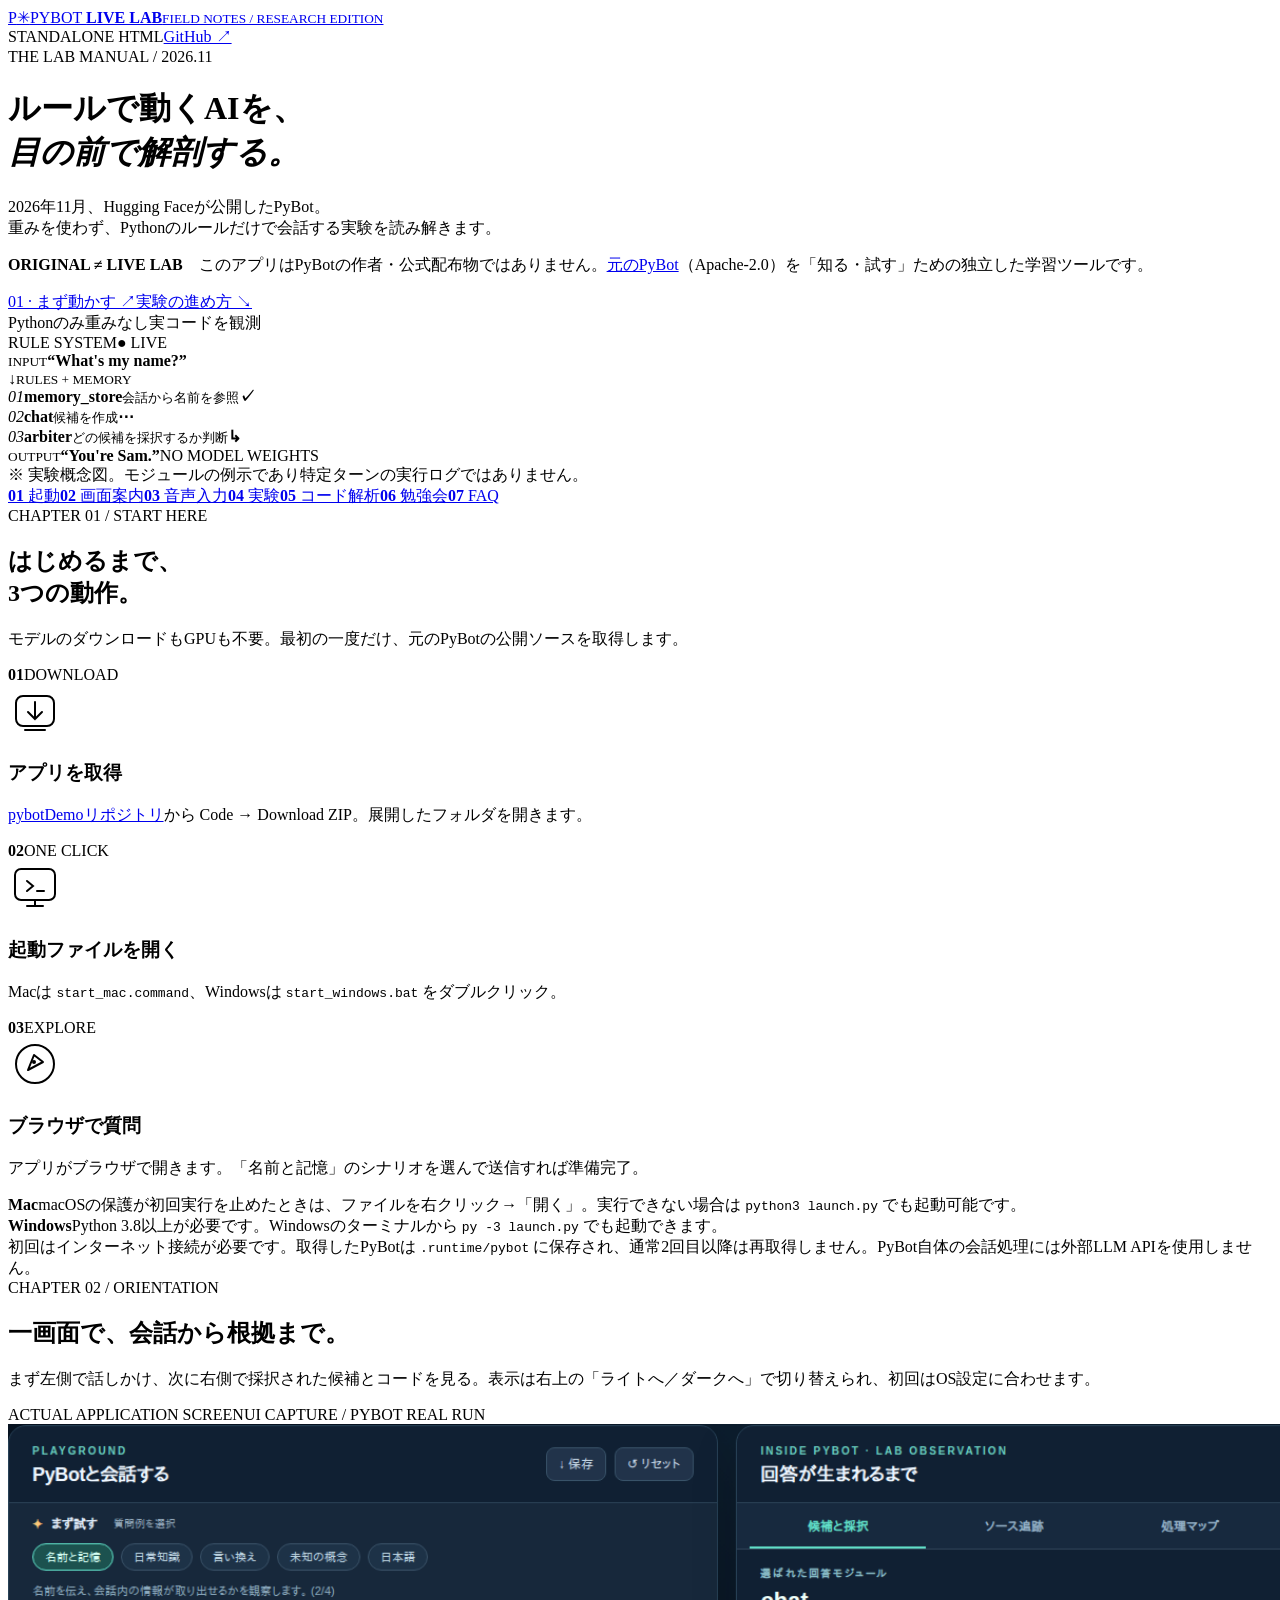
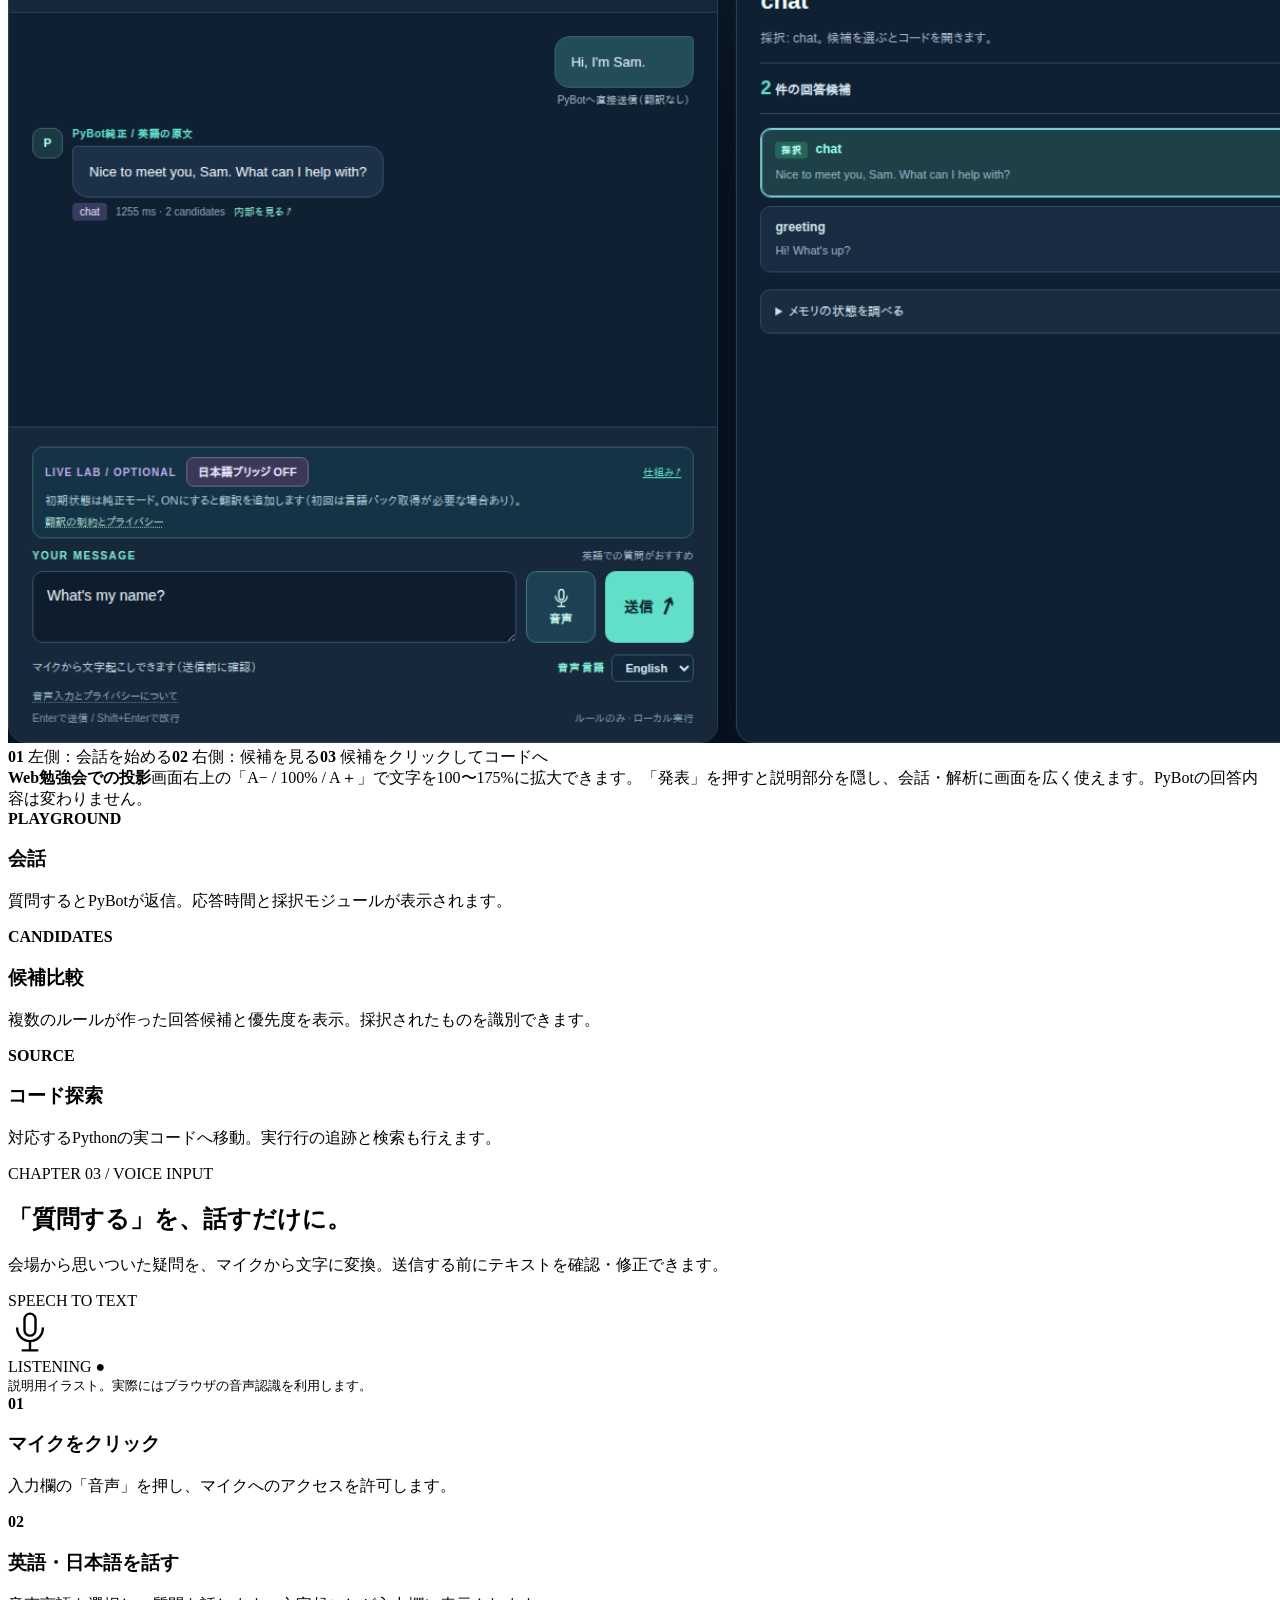
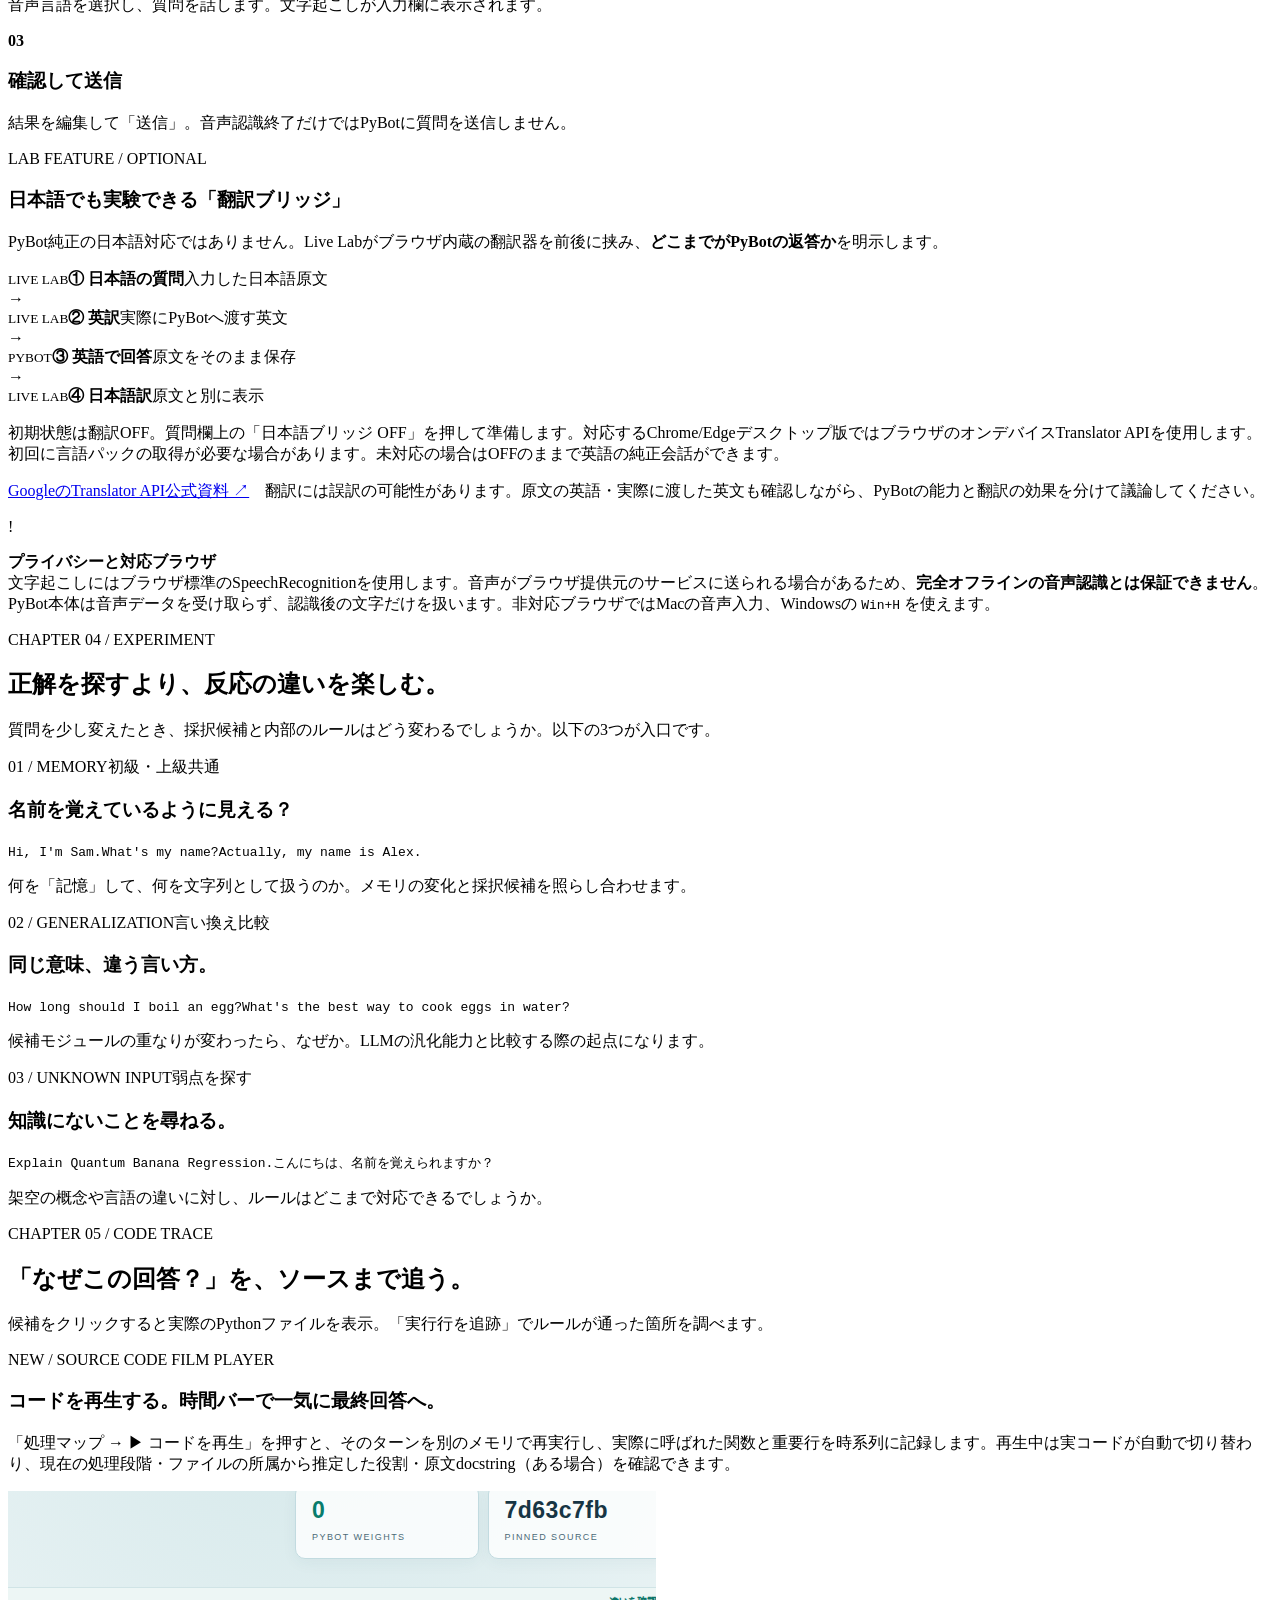
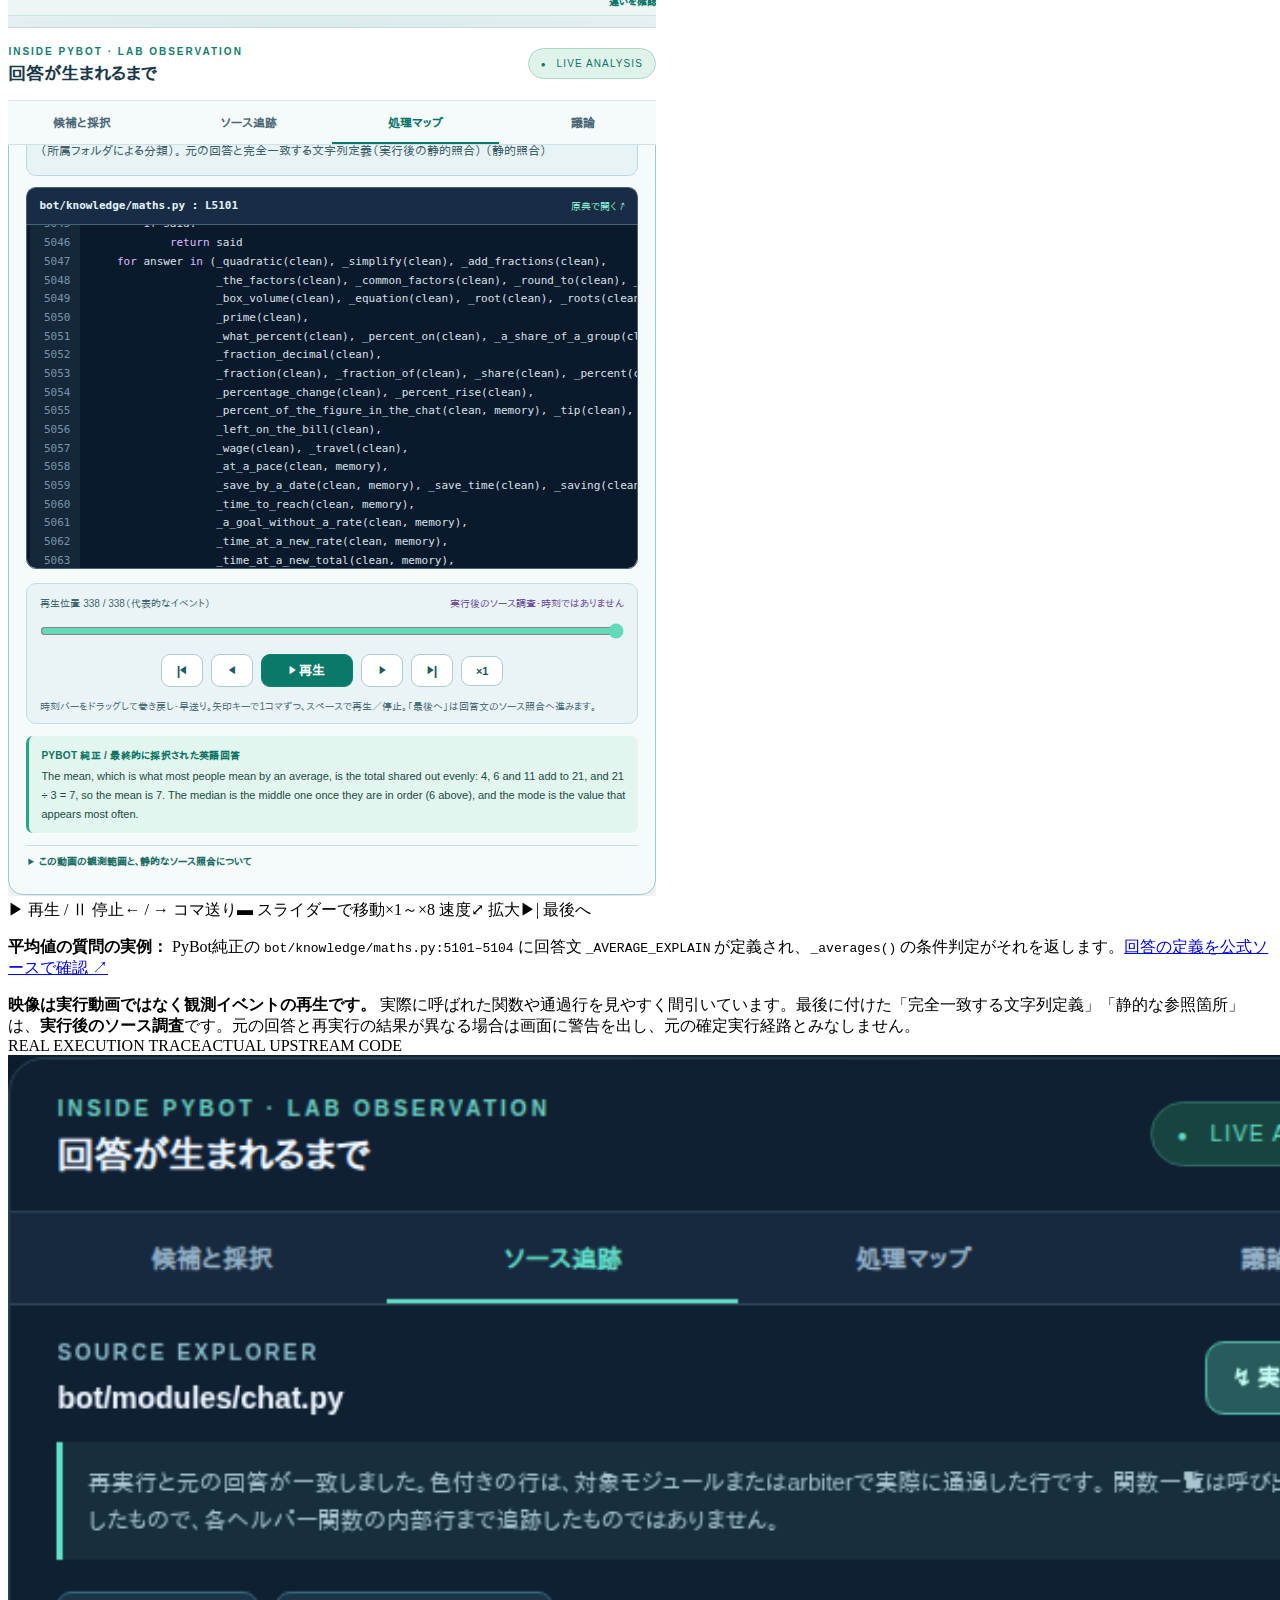
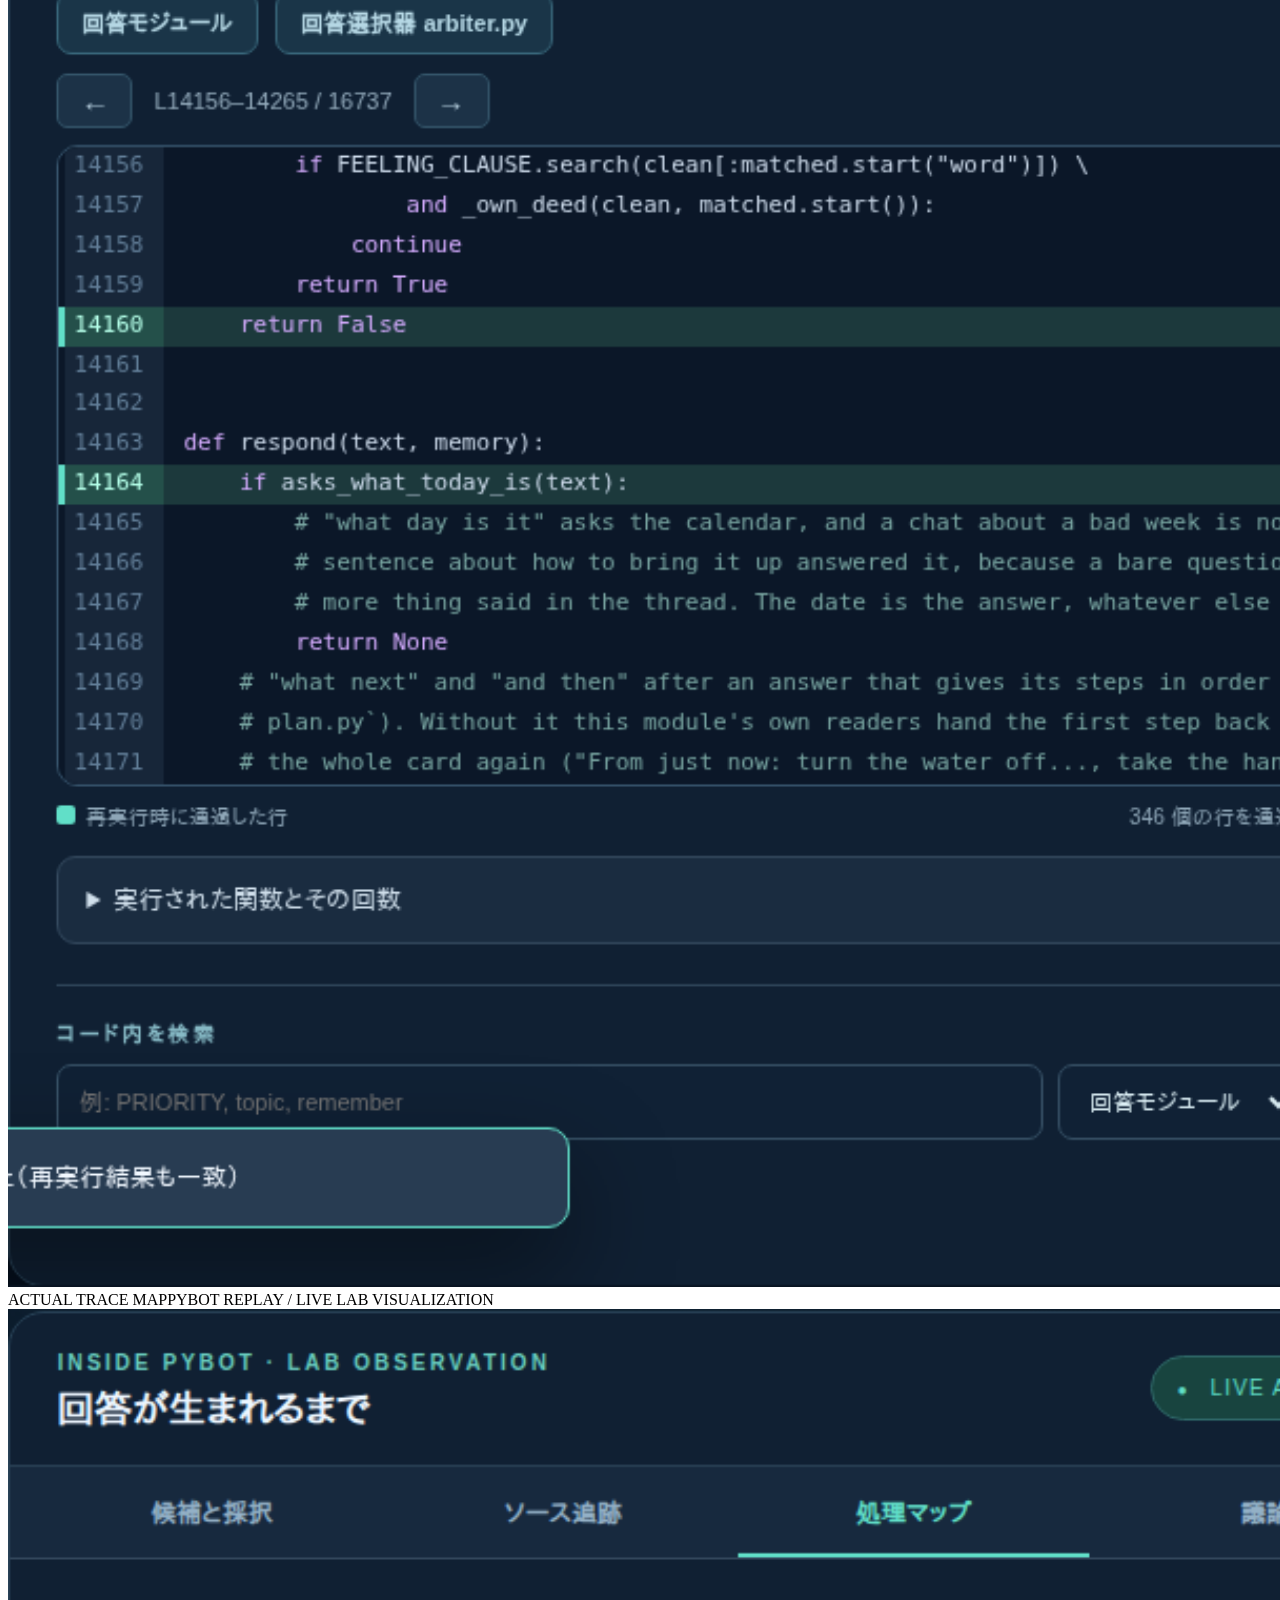
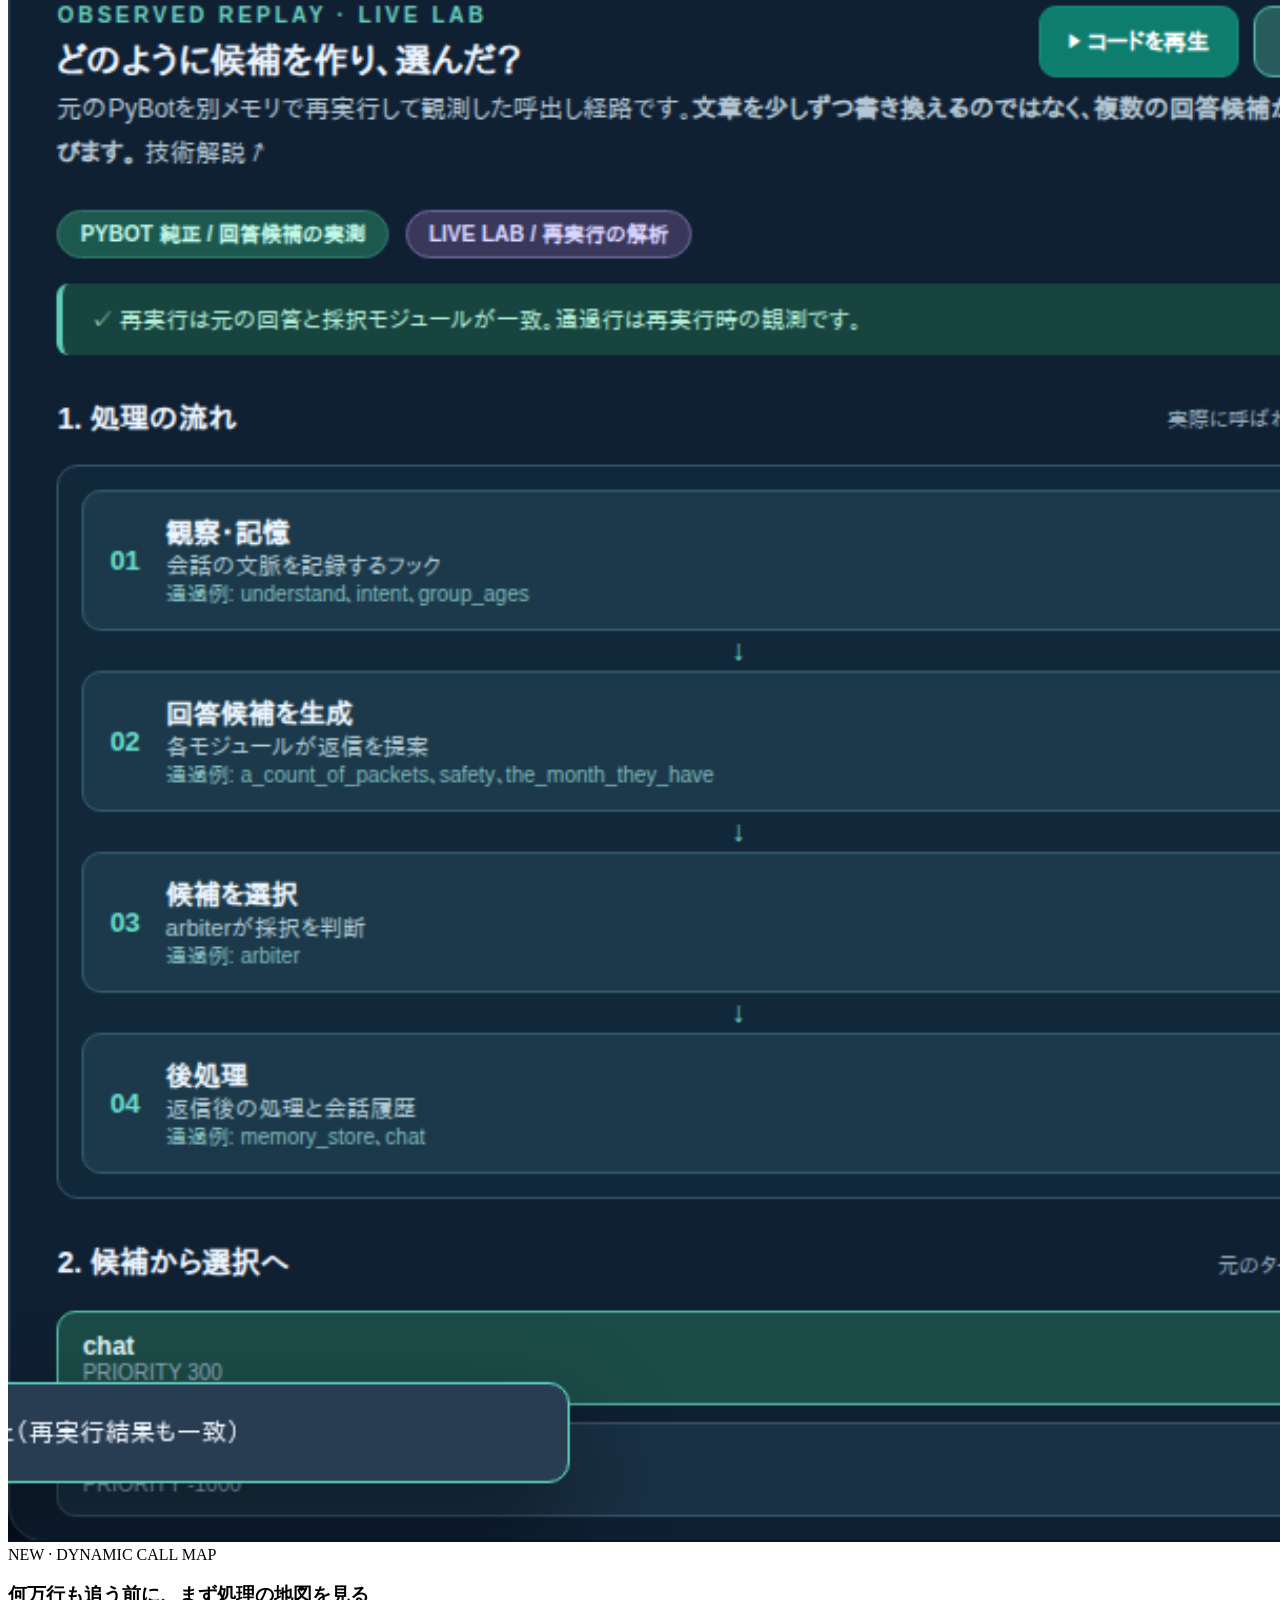
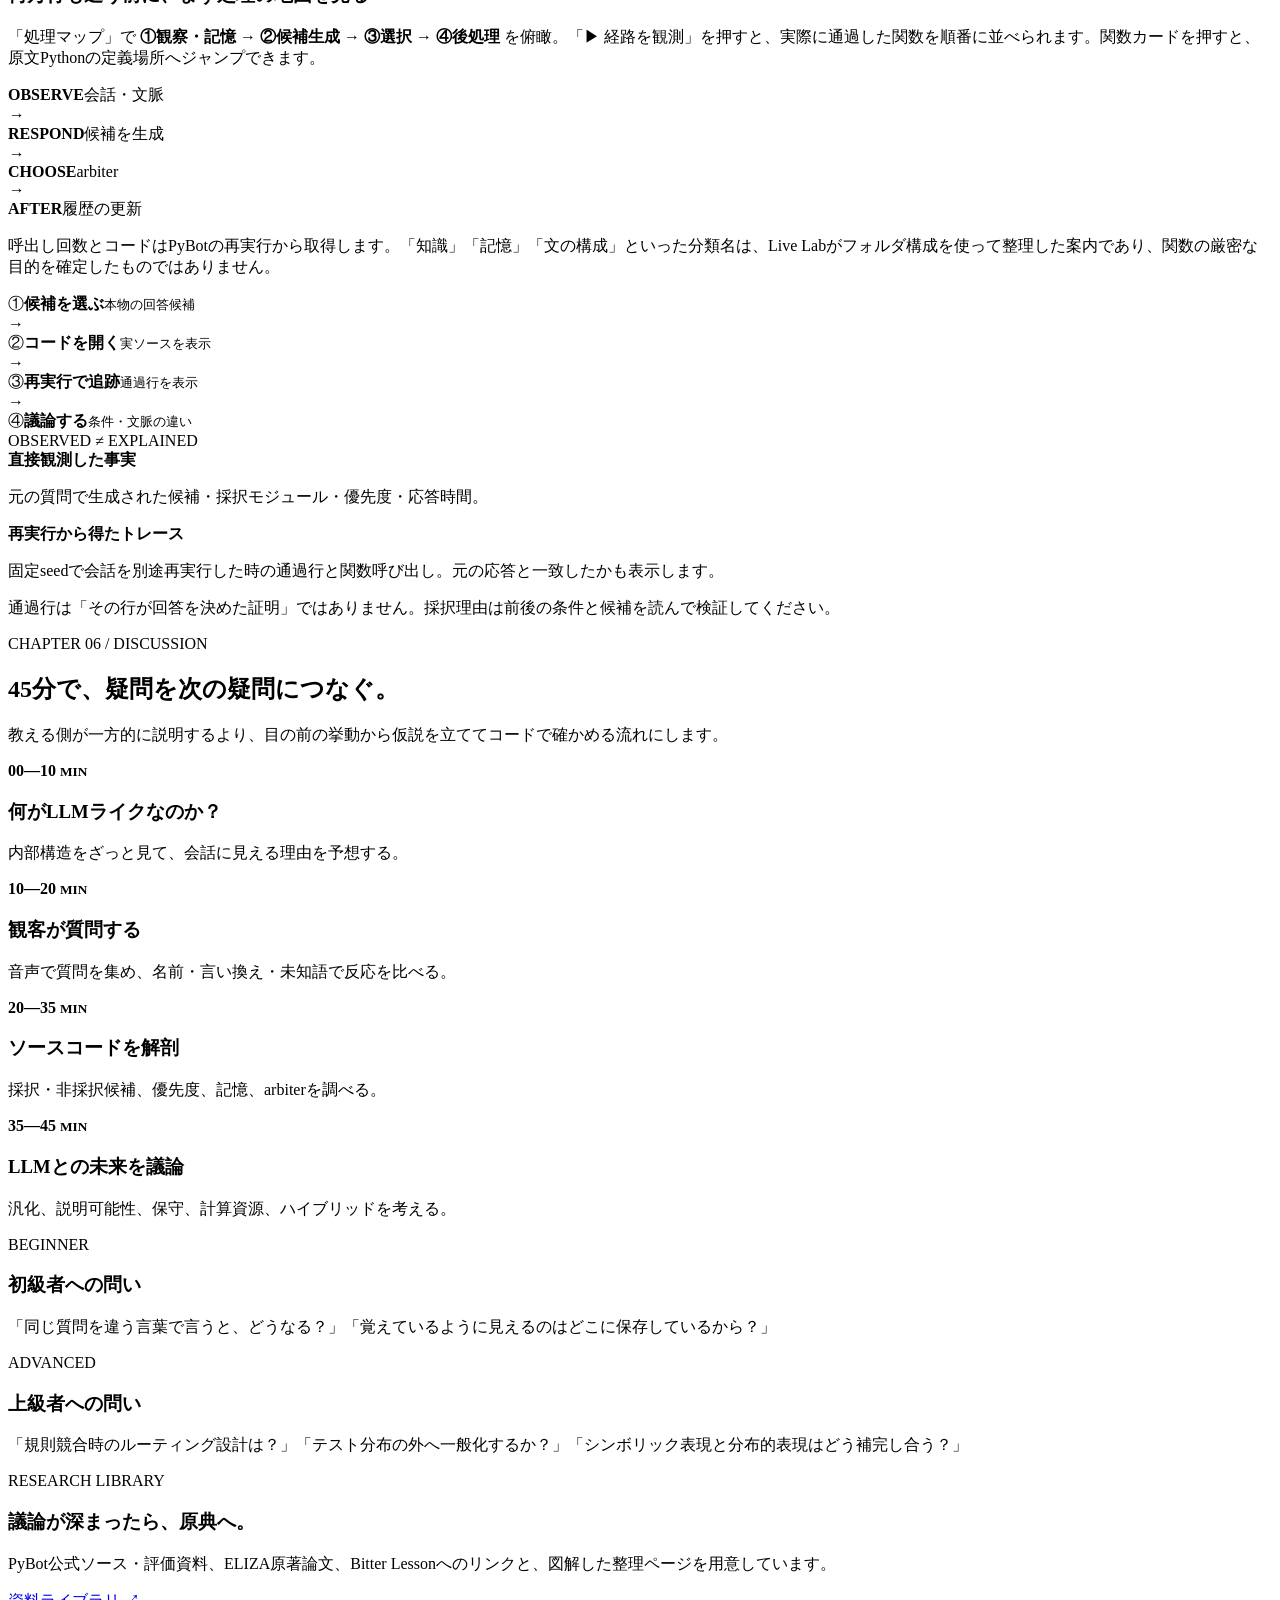
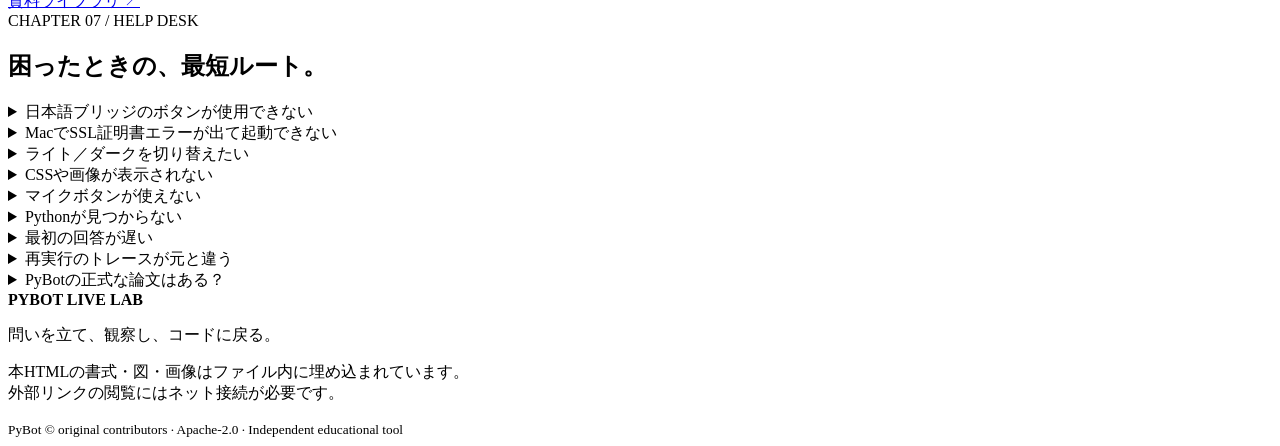
<file: docs/MANUAL.source.html>
<!doctype html>
<html lang="ja">
<head>
<meta charset="utf-8">
<meta name="viewport" content="width=device-width,initial-scale=1">
<meta name="color-scheme" content="light">
<title>PyBot Live Lab | フィールドガイド</title>
<!--MANUAL_STYLES-->
</head>
<body>
<header class="guide-top">
  <div class="guide-container guide-top-inner">
    <a class="guide-brand" href="https://github.com/hirasunaryou/pybotDemo" target="_blank" rel="noopener"><span class="brand-mark">P<span>✳</span></span><span>PYBOT <strong>LIVE LAB</strong><small>FIELD NOTES / RESEARCH EDITION</small></span></a>
    <div class="header-right"><span class="offline-pill"><span class="dot"></span> STANDALONE HTML</span><a class="top-source" href="https://github.com/hirasunaryou/pybotDemo">GitHub ↗</a></div>
  </div>
</header>
<div class="manual-hero">
  <div class="guide-container hero-layout">
    <div class="hero-copy">
      <div class="chapter-kicker"><span class="line"></span> THE LAB MANUAL <span class="edition">/ 2026.11</span></div>
      <h1>ルールで動くAIを、<br><em>目の前で解剖する。</em></h1>
      <p class="hero-lead">2026年11月、Hugging Faceが公開したPyBot。<br>重みを使わず、Pythonのルールだけで会話する実験を読み解きます。</p>
      <p class="origin-caption"><strong>ORIGINAL ≠ LIVE LAB</strong>　このアプリはPyBotの作者・公式配布物ではありません。<a href="https://github.com/huggingface/pybot" target="_blank" rel="noopener">元のPyBot</a>（Apache-2.0）を「知る・試す」ための独立した学習ツールです。</p>
      <div class="hero-actions"><a href="#quickstart" class="hero-main">01 · まず動かす <span>↗</span></a><a href="#experiment" class="hero-second">実験の進め方 <span>↘</span></a></div>
      <div class="hero-foot"><span>Pythonのみ</span><span>重みなし</span><span>実コードを観測</span></div>
    </div>
    <div class="hero-visual">
      <div class="mini-top"><span>RULE SYSTEM</span><span class="mini-live">● LIVE</span></div>
      <div class="visual-prompt"><small>INPUT</small><strong>“What's my name?”</strong></div>
      <div class="visual-divider"><span>↓</span><small>RULES + MEMORY</small></div>
      <div class="visual-stack">
        <div><i>01</i><span><b>memory_store</b><small>会話から名前を参照</small></span><strong class="tick">✓</strong></div>
        <div><i>02</i><span><b>chat</b><small>候補を作成</small></span><strong>⋯</strong></div>
        <div><i>03</i><span><b>arbiter</b><small>どの候補を採択するか判断</small></span><strong>↳</strong></div>
      </div>
      <div class="visual-output"><small>OUTPUT</small><strong>“You're Sam.”</strong><span>NO MODEL WEIGHTS</span></div>
      <div class="visual-caption">※ 実験概念図。モジュールの例示であり特定ターンの実行ログではありません。</div>
    </div>
  </div>
</div>
<nav class="guide-nav" aria-label="マニュアル章一覧"><div class="guide-container nav-inner">
  <a href="#quickstart"><b>01</b> 起動</a><a href="#screen"><b>02</b> 画面案内</a><a href="#voice"><b>03</b> 音声入力</a><a href="#experiment"><b>04</b> 実験</a><a href="#source"><b>05</b> コード解析</a><a href="#workshop"><b>06</b> 勉強会</a><a href="#question"><b>07</b> FAQ</a>
</div></nav>
<main class="guide-container">
<section class="chapter" id="quickstart">
  <div class="chapter-header"><div class="chapter-id">CHAPTER 01 <span>/ START HERE</span></div><h2>はじめるまで、<br><span>3つの動作。</span></h2><p>モデルのダウンロードもGPUも不要。最初の一度だけ、元のPyBotの公開ソースを取得します。</p></div>
  <div class="step-grid">
    <article class="step-card"><div class="step-top"><b>01</b><span>DOWNLOAD</span></div><div class="step-icon"><svg width="54" height="54" viewBox="0 0 54 54" fill="none"><rect x="8" y="12" width="38" height="30" rx="7" stroke="currentColor" stroke-width="2"/><path d="M27 18v17m-7-7 7 7 7-7M17 46h20" stroke="currentColor" stroke-width="2" stroke-linecap="round"/></svg></div><h3>アプリを取得</h3><p><a href="https://github.com/hirasunaryou/pybotDemo">pybotDemoリポジトリ</a>から Code → Download ZIP。展開したフォルダを開きます。</p></article>
    <article class="step-card"><div class="step-top"><b>02</b><span>ONE CLICK</span></div><div class="step-icon"><svg width="54" height="54" viewBox="0 0 54 54" fill="none"><rect x="7" y="9" width="40" height="31" rx="6" stroke="currentColor" stroke-width="2"/><path d="M19 46h16M27 40v6M19 21l6 5-6 5m10 0h7" stroke="currentColor" stroke-width="2" stroke-linecap="round"/></svg></div><h3>起動ファイルを開く</h3><p>Macは <code>start_mac.command</code>、Windowsは <code>start_windows.bat</code> をダブルクリック。</p></article>
    <article class="step-card"><div class="step-top"><b>03</b><span>EXPLORE</span></div><div class="step-icon"><svg width="54" height="54" viewBox="0 0 54 54" fill="none"><circle cx="27" cy="27" r="19" stroke="currentColor" stroke-width="2"/><path d="m20 33 6-15 9 7-15 8z" stroke="currentColor" stroke-width="2" stroke-linejoin="round"/><circle cx="26" cy="25" r="2" fill="currentColor"/></svg></div><h3>ブラウザで質問</h3><p>アプリがブラウザで開きます。「名前と記憶」のシナリオを選んで送信すれば準備完了。</p></article>
  </div>
  <div class="two-notes"><div class="soft-note"><strong>Mac</strong><span>macOSの保護が初回実行を止めたときは、ファイルを右クリック→「開く」。実行できない場合は <code>python3 launch.py</code> でも起動可能です。</span></div><div class="soft-note"><strong>Windows</strong><span>Python 3.8以上が必要です。Windowsのターミナルから <code>py -3 launch.py</code> でも起動できます。</span></div></div>
  <div class="micro-note">初回はインターネット接続が必要です。取得したPyBotは <code>.runtime/pybot</code> に保存され、通常2回目以降は再取得しません。PyBot自体の会話処理には外部LLM APIを使用しません。</div>
</section>
<section class="chapter" id="screen">
  <div class="chapter-header"><div class="chapter-id">CHAPTER 02 <span>/ ORIENTATION</span></div><h2>一画面で、<span>会話から根拠まで。</span></h2><p>まず左側で話しかけ、次に右側で採択された候補とコードを見る。表示は右上の「ライトへ／ダークへ」で切り替えられ、初回はOS設定に合わせます。</p></div>
  <div class="screen-figure"><div class="figure-head"><span><i></i> ACTUAL APPLICATION SCREEN</span><span>UI CAPTURE / PYBOT REAL RUN</span></div><img src="images/overview.png" alt="実アプリ画面。左がPyBotとの会話、右が候補の一覧と採択結果。" width="1460"><div class="figure-footer"><span><b>01</b> 左側：会話を始める</span><span><b>02</b> 右側：候補を見る</span><span><b>03</b> 候補をクリックしてコードへ</span></div></div>
  <div class="display-tip"><strong>Web勉強会での投影</strong><span>画面右上の「A− / 100% / A＋」で文字を100〜175%に拡大できます。「発表」を押すと説明部分を隠し、会話・解析に画面を広く使えます。PyBotの回答内容は変わりません。</span></div>
  <div class="three-guide"><div><strong>PLAYGROUND</strong><h3>会話</h3><p>質問するとPyBotが返信。応答時間と採択モジュールが表示されます。</p></div><div><strong>CANDIDATES</strong><h3>候補比較</h3><p>複数のルールが作った回答候補と優先度を表示。採択されたものを識別できます。</p></div><div><strong>SOURCE</strong><h3>コード探索</h3><p>対応するPythonの実コードへ移動。実行行の追跡と検索も行えます。</p></div></div>
</section>
<section class="chapter" id="voice">
  <div class="chapter-header"><div class="chapter-id">CHAPTER 03 <span>/ VOICE INPUT</span></div><h2>「質問する」を、<span>話すだけに。</span></h2><p>会場から思いついた疑問を、マイクから文字に変換。送信する前にテキストを確認・修正できます。</p></div>
  <div class="voice-panel"><div class="voice-panel-left"><span class="voice-eyebrow">SPEECH TO TEXT</span><div class="mic-round"><svg width="44" height="44" viewBox="0 0 24 24" fill="none" stroke="currentColor" stroke-width="1.3" stroke-linecap="round"><rect x="9" y="2" width="6" height="12" rx="3"/><path d="M5 10a7 7 0 0 0 14 0M12 17v5m-4 0h8"/></svg></div><div class="waves"><i></i><i></i><i></i><i></i><i></i><i></i><i></i><i></i><i></i></div><div class="voice-state">LISTENING <span>●</span></div><small>説明用イラスト。実際にはブラウザの音声認識を利用します。</small></div><div class="voice-panel-right"><div class="voice-sequence"><b>01</b><div><h3>マイクをクリック</h3><p>入力欄の「音声」を押し、マイクへのアクセスを許可します。</p></div></div><div class="voice-sequence"><b>02</b><div><h3>英語・日本語を話す</h3><p>音声言語を選択し、質問を話します。文字起こしが入力欄に表示されます。</p></div></div><div class="voice-sequence"><b>03</b><div><h3>確認して送信</h3><p>結果を編集して「送信」。音声認識終了だけではPyBotに質問を送信しません。</p></div></div></div></div>
  <div class="bridge-educator">
    <div class="bridge-head"><span>LAB FEATURE / OPTIONAL</span><h3>日本語でも実験できる「翻訳ブリッジ」</h3><p>PyBot純正の日本語対応ではありません。Live Labがブラウザ内蔵の翻訳器を前後に挟み、<strong>どこまでがPyBotの返答か</strong>を明示します。</p></div>
    <div class="bridge-diagram">
      <div class="bridge-diag-item bridge-lab"><small>LIVE LAB</small><strong>① 日本語の質問</strong><span>入力した日本語原文</span></div>
      <div class="bridge-diag-arrow">→</div>
      <div class="bridge-diag-item bridge-lab"><small>LIVE LAB</small><strong>② 英訳</strong><span>実際にPyBotへ渡す英文</span></div>
      <div class="bridge-diag-arrow">→</div>
      <div class="bridge-diag-item bridge-original"><small>PYBOT</small><strong>③ 英語で回答</strong><span>原文をそのまま保存</span></div>
      <div class="bridge-diag-arrow">→</div>
      <div class="bridge-diag-item bridge-lab"><small>LIVE LAB</small><strong>④ 日本語訳</strong><span>原文と別に表示</span></div>
    </div>
    <p class="bridge-hint">初期状態は翻訳OFF。質問欄上の「日本語ブリッジ OFF」を押して準備します。対応するChrome/Edgeデスクトップ版ではブラウザのオンデバイスTranslator APIを使用します。初回に言語パックの取得が必要な場合があります。未対応の場合はOFFのままで英語の純正会話ができます。</p>
    <p class="bridge-hint"><a href="https://developer.chrome.com/docs/ai/translator-api" target="_blank" rel="noopener">GoogleのTranslator API公式資料 ↗</a>　翻訳には誤訳の可能性があります。原文の英語・実際に渡した英文も確認しながら、PyBotの能力と翻訳の効果を分けて議論してください。</p>
  </div>
  <div class="warning-note"><div class="warning-icon">!</div><p><strong>プライバシーと対応ブラウザ</strong><br>文字起こしにはブラウザ標準のSpeechRecognitionを使用します。音声がブラウザ提供元のサービスに送られる場合があるため、<b>完全オフラインの音声認識とは保証できません</b>。PyBot本体は音声データを受け取らず、認識後の文字だけを扱います。非対応ブラウザではMacの音声入力、Windowsの <code>Win+H</code> を使えます。</p></div>
</section>
<section class="chapter" id="experiment">
  <div class="chapter-header"><div class="chapter-id">CHAPTER 04 <span>/ EXPERIMENT</span></div><h2>正解を探すより、<span>反応の違いを楽しむ。</span></h2><p>質問を少し変えたとき、採択候補と内部のルールはどう変わるでしょうか。以下の3つが入口です。</p></div>
  <div class="experiment-list"><article><div class="experiment-top"><span>01 / MEMORY</span><span class="experiment-badge">初級・上級共通</span></div><h3>名前を覚えているように見える？</h3><div class="prompt-row"><code>Hi, I'm Sam.</code><code>What's my name?</code><code>Actually, my name is Alex.</code></div><p>何を「記憶」して、何を文字列として扱うのか。メモリの変化と採択候補を照らし合わせます。</p></article>
  <article><div class="experiment-top"><span>02 / GENERALIZATION</span><span class="experiment-badge">言い換え比較</span></div><h3>同じ意味、違う言い方。</h3><div class="prompt-row"><code>How long should I boil an egg?</code><code>What's the best way to cook eggs in water?</code></div><p>候補モジュールの重なりが変わったら、なぜか。LLMの汎化能力と比較する際の起点になります。</p></article>
  <article><div class="experiment-top"><span>03 / UNKNOWN INPUT</span><span class="experiment-badge">弱点を探す</span></div><h3>知識にないことを尋ねる。</h3><div class="prompt-row"><code>Explain Quantum Banana Regression.</code><code>こんにちは、名前を覚えられますか？</code></div><p>架空の概念や言語の違いに対し、ルールはどこまで対応できるでしょうか。</p></article></div>
</section>
<section class="chapter" id="source">
  <div class="chapter-header"><div class="chapter-id">CHAPTER 05 <span>/ CODE TRACE</span></div><h2>「なぜこの回答？」を、<span>ソースまで追う。</span></h2><p>候補をクリックすると実際のPythonファイルを表示。「実行行を追跡」でルールが通った箇所を調べます。</p></div>
  <div class="film-manual-demo">
    <div class="film-manual-label">NEW / SOURCE CODE FILM PLAYER</div>
    <h3>コードを再生する。時間バーで一気に最終回答へ。</h3>
    <p>「処理マップ → ▶ コードを再生」を押すと、そのターンを別のメモリで再実行し、実際に呼ばれた関数と重要行を時系列に記録します。再生中は実コードが自動で切り替わり、現在の処理段階・ファイルの所属から推定した役割・原文docstring（ある場合）を確認できます。</p>
    <div class="film-manual-visual">
      <img src="images/code-film.png" alt="実PyBotを使って平均値の説明文に到達したコード実行プレイヤー。コード画面、処理分類、時刻バー、再生ボタンと回答ソース定義を表示。">
    </div>
    <div class="film-manual-controls">
      <span>▶ 再生 / Ⅱ 停止</span><span>← / → コマ送り</span><span>▬ スライダーで移動</span><span>×1～×8 速度</span><span>⤢ 拡大</span><span>▶| 最後へ</span>
    </div>
    <p><strong>平均値の質問の実例：</strong> PyBot純正の <code>bot/knowledge/maths.py:5101–5104</code> に回答文 <code>_AVERAGE_EXPLAIN</code> が定義され、<code>_averages()</code> の条件判定がそれを返します。<a href="https://github.com/huggingface/pybot/blob/7d63c7fbebb44c7e466e5c8b5c1f341ab767929e/bot/knowledge/maths.py#L5101-L5104" target="_blank" rel="noopener">回答の定義を公式ソースで確認 ↗</a></p>
    <div class="film-manual-warning"><strong>映像は実行動画ではなく観測イベントの再生です。</strong> 実際に呼ばれた関数や通過行を見やすく間引いています。最後に付けた「完全一致する文字列定義」「静的な参照箇所」は、<strong>実行後のソース調査</strong>です。元の回答と再実行の結果が異なる場合は画面に警告を出し、元の確定実行経路とみなしません。</div>
  </div>
  <div class="trace-figure"><div class="figure-head"><span><i></i> REAL EXECUTION TRACE</span><span>ACTUAL UPSTREAM CODE</span></div><img src="images/code-trace.png" alt="実コードのソース追跡画面。Pythonの通過行が強調されている。" width="1460"></div>
  <div class="screen-figure"><div class="figure-head"><span><i></i> ACTUAL TRACE MAP</span><span>PYBOT REPLAY / LIVE LAB VISUALIZATION</span></div><img src="images/trace-map.png" alt="実PyBotの再実行から作成した処理マップ。hook呼び出し、回答候補、関数呼び出しを表示" width="1460"></div>
  <div class="map-guide"><span class="map-guide-label">NEW · DYNAMIC CALL MAP</span><h3>何万行も追う前に、まず処理の地図を見る</h3><p>「処理マップ」で <b>①観察・記憶 → ②候補生成 → ③選択 → ④後処理</b> を俯瞰。「▶ 経路を観測」を押すと、実際に通過した関数を順番に並べられます。関数カードを押すと、原文Pythonの定義場所へジャンプできます。</p>
    <div class="map-guide-flow"><div><b>OBSERVE</b><span>会話・文脈</span></div><i>→</i><div><b>RESPOND</b><span>候補を生成</span></div><i>→</i><div><b>CHOOSE</b><span>arbiter</span></div><i>→</i><div><b>AFTER</b><span>履歴の更新</span></div></div>
    <p>呼出し回数とコードはPyBotの再実行から取得します。「知識」「記憶」「文の構成」といった分類名は、Live Labがフォルダ構成を使って整理した案内であり、関数の厳密な目的を確定したものではありません。</p></div>
  <div class="trace-flow"><div><span>①</span><b>候補を選ぶ</b><small>本物の回答候補</small></div><div class="flow-connector">→</div><div><span>②</span><b>コードを開く</b><small>実ソースを表示</small></div><div class="flow-connector">→</div><div><span>③</span><b>再実行で追跡</b><small>通過行を表示</small></div><div class="flow-connector">→</div><div><span>④</span><b>議論する</b><small>条件・文脈の違い</small></div></div>
  <div class="evidence"><div class="evidence-head">OBSERVED <span>≠</span> EXPLAINED</div><div class="evidence-cols"><div><b>直接観測した事実</b><p>元の質問で生成された候補・採択モジュール・優先度・応答時間。</p></div><div><b>再実行から得たトレース</b><p>固定seedで会話を別途再実行した時の通過行と関数呼び出し。元の応答と一致したかも表示します。</p></div></div><p class="evidence-flag">通過行は「その行が回答を決めた証明」ではありません。採択理由は前後の条件と候補を読んで検証してください。</p></div>
</section>
<section class="chapter" id="workshop">
  <div class="chapter-header"><div class="chapter-id">CHAPTER 06 <span>/ DISCUSSION</span></div><h2>45分で、<span>疑問を次の疑問につなぐ。</span></h2><p>教える側が一方的に説明するより、目の前の挙動から仮説を立ててコードで確かめる流れにします。</p></div>
  <div class="agenda"><div><strong>00—10 <small>MIN</small></strong><h3>何がLLMライクなのか？</h3><p>内部構造をざっと見て、会話に見える理由を予想する。</p></div><div><strong>10—20 <small>MIN</small></strong><h3>観客が質問する</h3><p>音声で質問を集め、名前・言い換え・未知語で反応を比べる。</p></div><div><strong>20—35 <small>MIN</small></strong><h3>ソースコードを解剖</h3><p>採択・非採択候補、優先度、記憶、arbiterを調べる。</p></div><div><strong>35—45 <small>MIN</small></strong><h3>LLMとの未来を議論</h3><p>汎化、説明可能性、保守、計算資源、ハイブリッドを考える。</p></div></div>
  <div class="level-panels"><article><span>BEGINNER</span><h3>初級者への問い</h3><p>「同じ質問を違う言葉で言うと、どうなる？」「覚えているように見えるのはどこに保存しているから？」</p></article><article><span>ADVANCED</span><h3>上級者への問い</h3><p>「規則競合時のルーティング設計は？」「テスト分布の外へ一般化するか？」「シンボリック表現と分布的表現はどう補完し合う？」</p></article></div>
  <div class="research-banner"><div><span>RESEARCH LIBRARY</span><h3>議論が深まったら、原典へ。</h3><p>PyBot公式ソース・評価資料、ELIZA原著論文、Bitter Lessonへのリンクと、図解した整理ページを用意しています。</p></div><a href="RESEARCH.html" target="_blank" rel="noopener">資料ライブラリ ↗</a></div>
</section>
<section class="chapter" id="question"><div class="chapter-header"><div class="chapter-id">CHAPTER 07 <span>/ HELP DESK</span></div><h2>困ったときの、<span>最短ルート。</span></h2></div>
  <div class="faq"><details><summary>日本語ブリッジのボタンが使用できない</summary><p>ブラウザにオンデバイスTranslator APIがない、または必要な言語パック・環境条件を満たしていない可能性があります。Chrome 138以降のデスクトップ版、対応Edgeをお試しください。利用できない場合でもPyBot純正の英語会話やソース追跡は利用できます。<strong>翻訳機能はPyBotの実力とは分けて評価してください。</strong></p></details><details><summary>MacでSSL証明書エラーが出て起動できない</summary><p>Python.org版Pythonで初回の `CERTIFICATE_VERIFY_FAILED` が起こる場合があります。Live Labはこの場合だけ、macOS標準のcurlを使って証明書を検証したまま安全に再試行します。解消しないときはFinderの「アプリケーション → Python 3.13 → Install Certificates.command」を実行し、改めて起動してください。Pythonのバージョンが異なる場合は対応するフォルダを選びます。<strong>証明書の検証を無効化する方法は使わないでください。</strong></p></details><details><summary>ライト／ダークを切り替えたい</summary><p>アプリ右上の「ライトへ」「ダークへ」を押します。次回以降は選択した表示テーマをこのブラウザ内に保存し、会話データとは別に扱います。</p></details><details><summary>CSSや画像が表示されない</summary><p>この配布版 <code>MANUAL.html</code> はCSSと実スクリーンショットを同梱した単体ファイルです。ブラウザで直接開いてください。もしリンクが生きない場合も、本文・図解はネット接続なしで読めます。</p></details>
  <details><summary>マイクボタンが使えない</summary><p>ブラウザによりSpeechRecognitionが利用できない場合があります。Macの音声入力、Windowsの <code>Win+H</code> を試してください。マイクの許可も確認します。</p></details>
  <details><summary>Pythonが見つからない</summary><p><a href="https://www.python.org/downloads/">Python公式サイト</a>からPython 3.8以上を導入してください。アプリの本体には追加pipパッケージはありません。</p></details>
  <details><summary>最初の回答が遅い</summary><p>初回は大量のPythonルールを読み込みます。LLMの重みをロードしているわけではありません。</p></details>
  <details><summary>再実行のトレースが元と違う</summary><p>文脈や乱数、内部状態により再実行の結果が変わる場合があります。画面に「不一致」と出たら、その通過行を元の実行の証拠として扱わないでください。</p></details>
  <details><summary>PyBotの正式な論文はある？</summary><p>2026年11月18日時点で確認した一次情報ではPyBot専用の査読論文・公式ホワイトペーパーは確認できません。公式のREADME、コード、評価データ、性能推移図が主な資料です。</p></details></div>
</section>
</main>
<footer class="guide-footer"><div class="guide-container footer-inner"><div><strong>PYBOT LIVE LAB</strong><p>問いを立て、観察し、コードに戻る。</p></div><div><p>本HTMLの書式・図・画像はファイル内に埋め込まれています。<br>外部リンクの閲覧にはネット接続が必要です。</p><small>PyBot © original contributors · Apache-2.0 · Independent educational tool</small></div></div></footer>
</body>
</html>
</file>
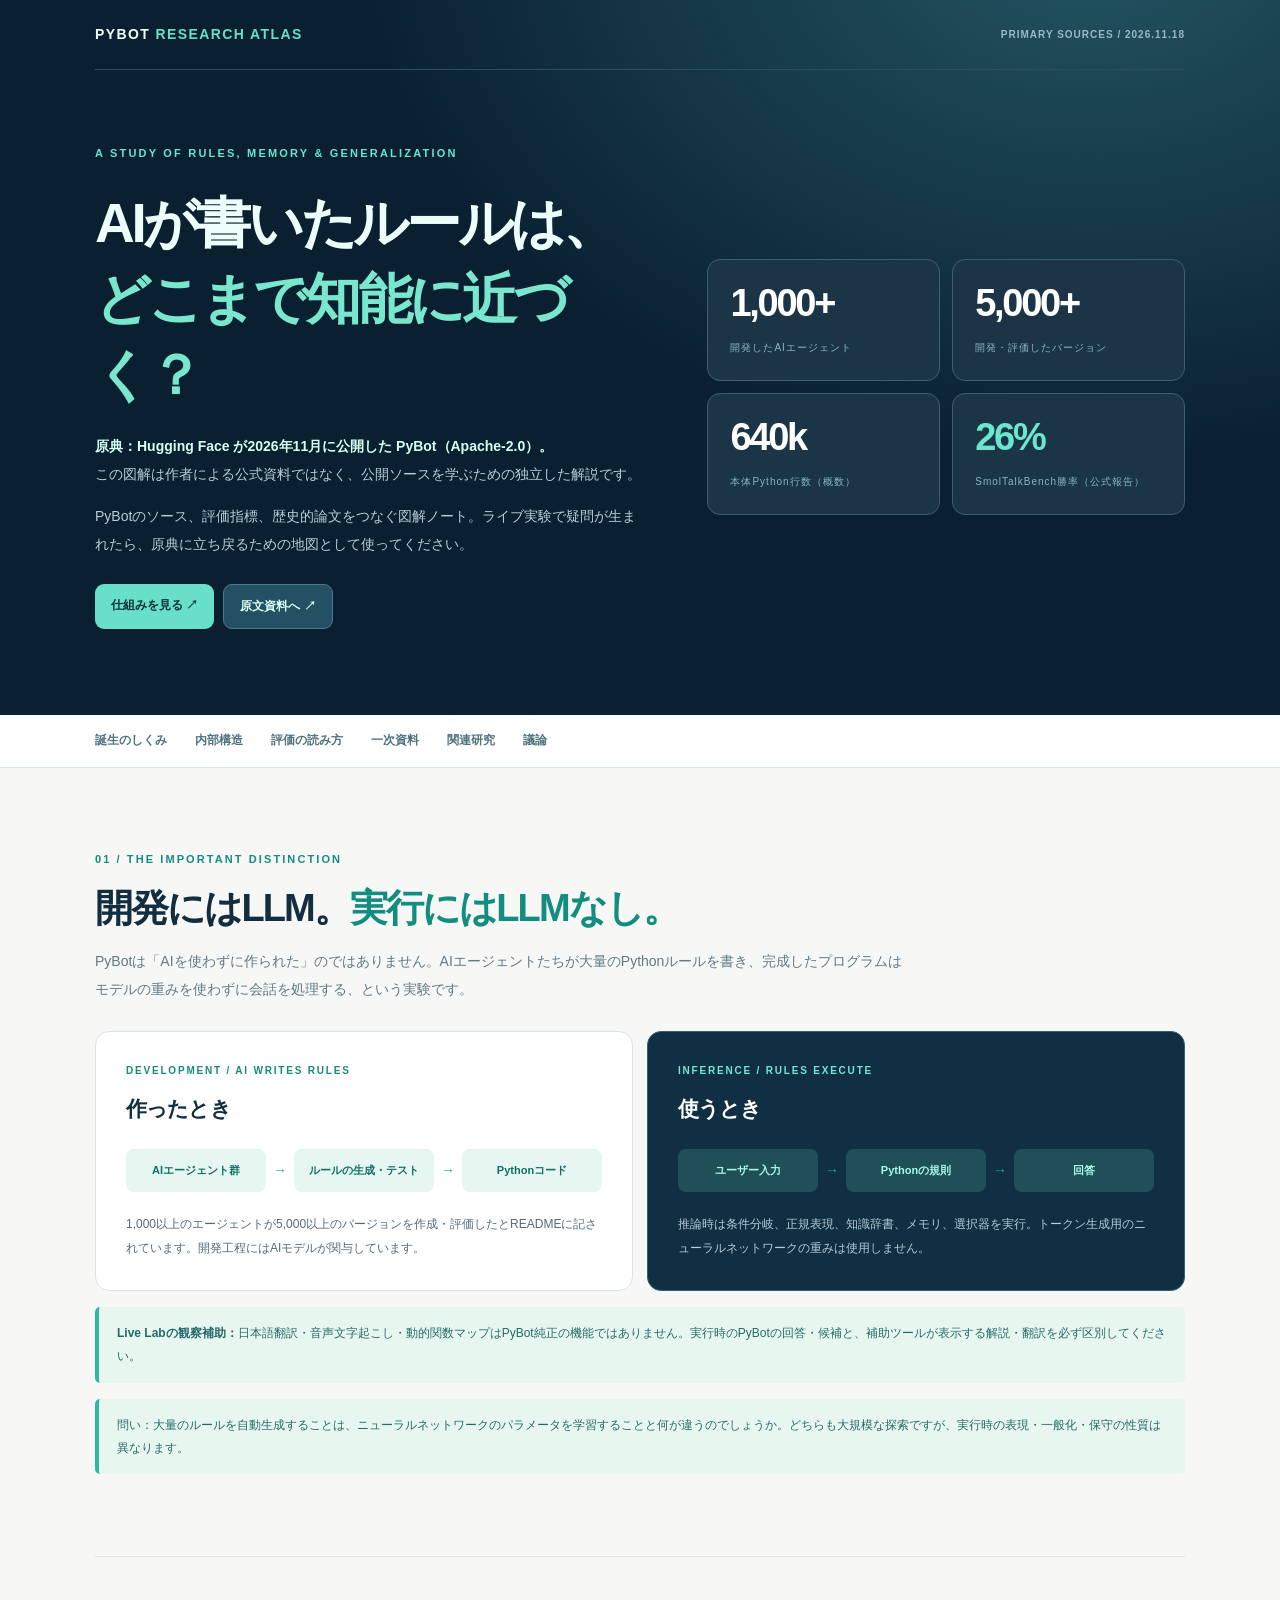
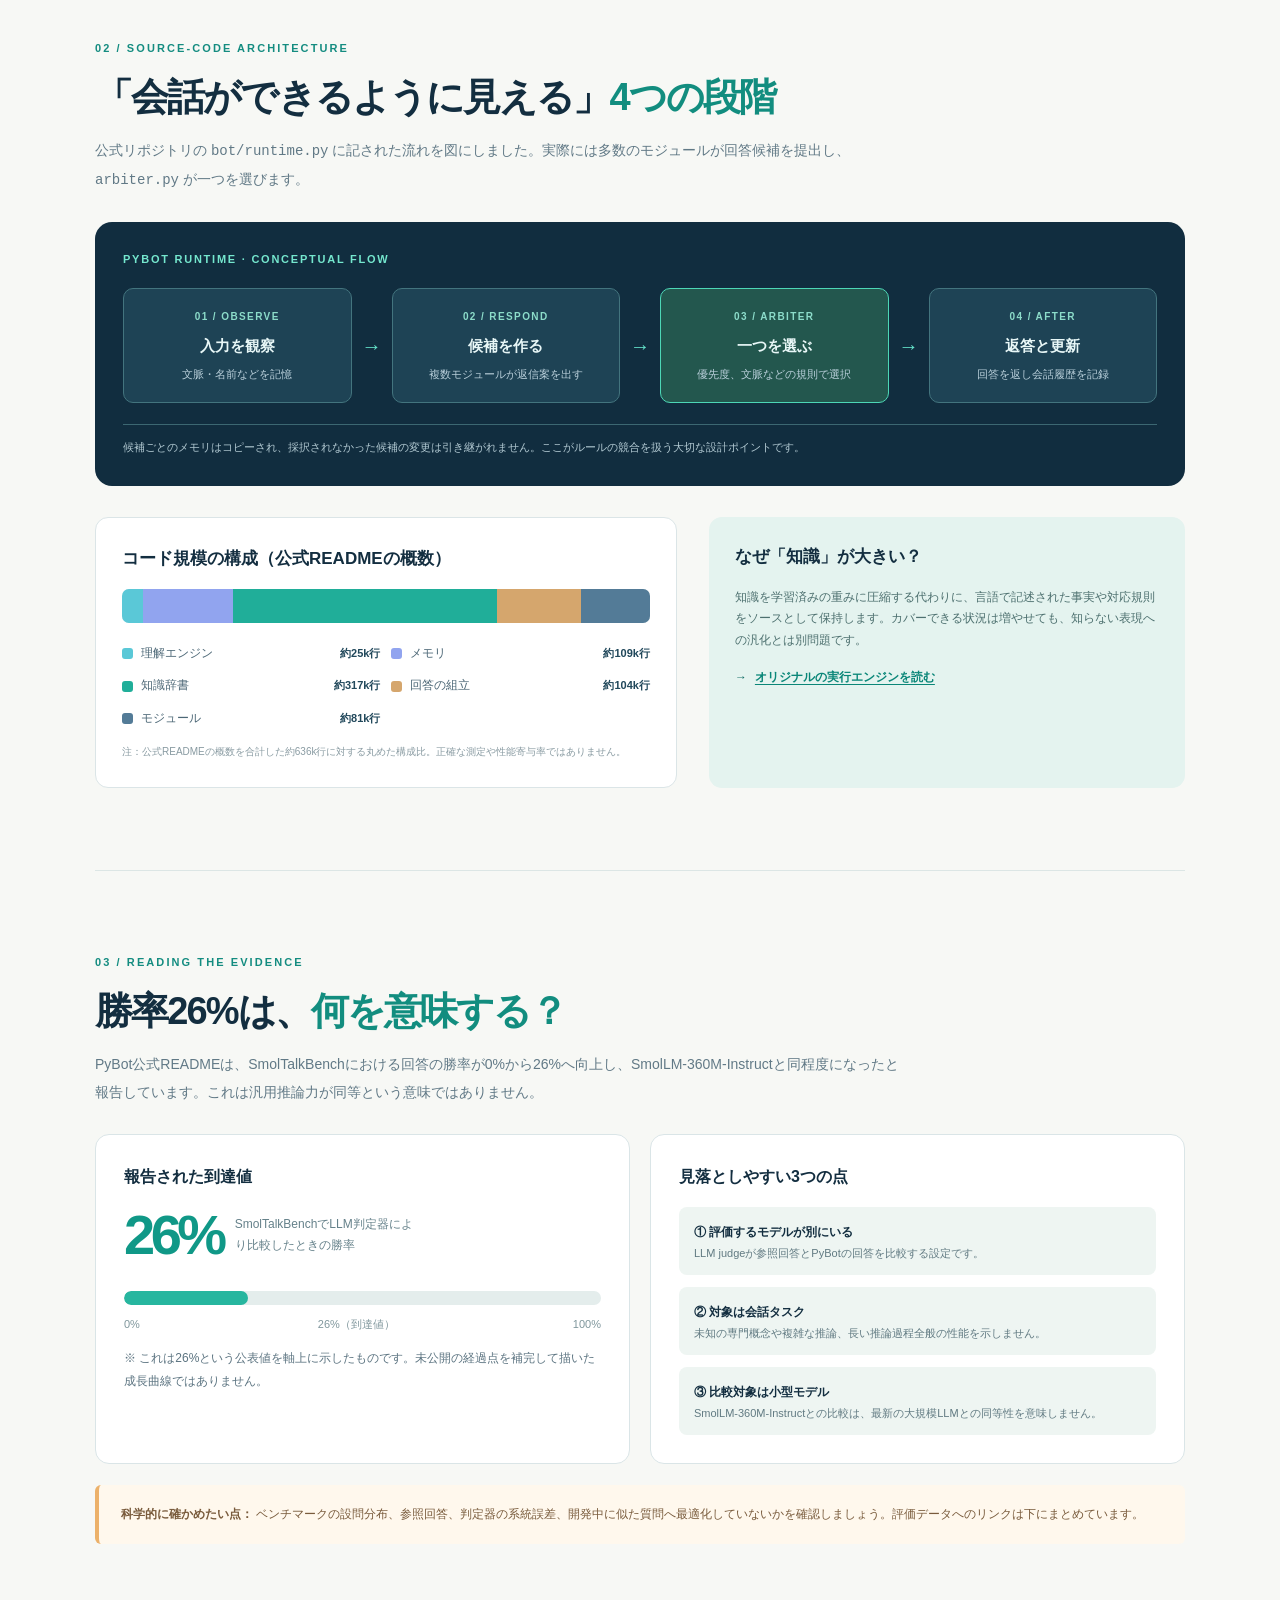
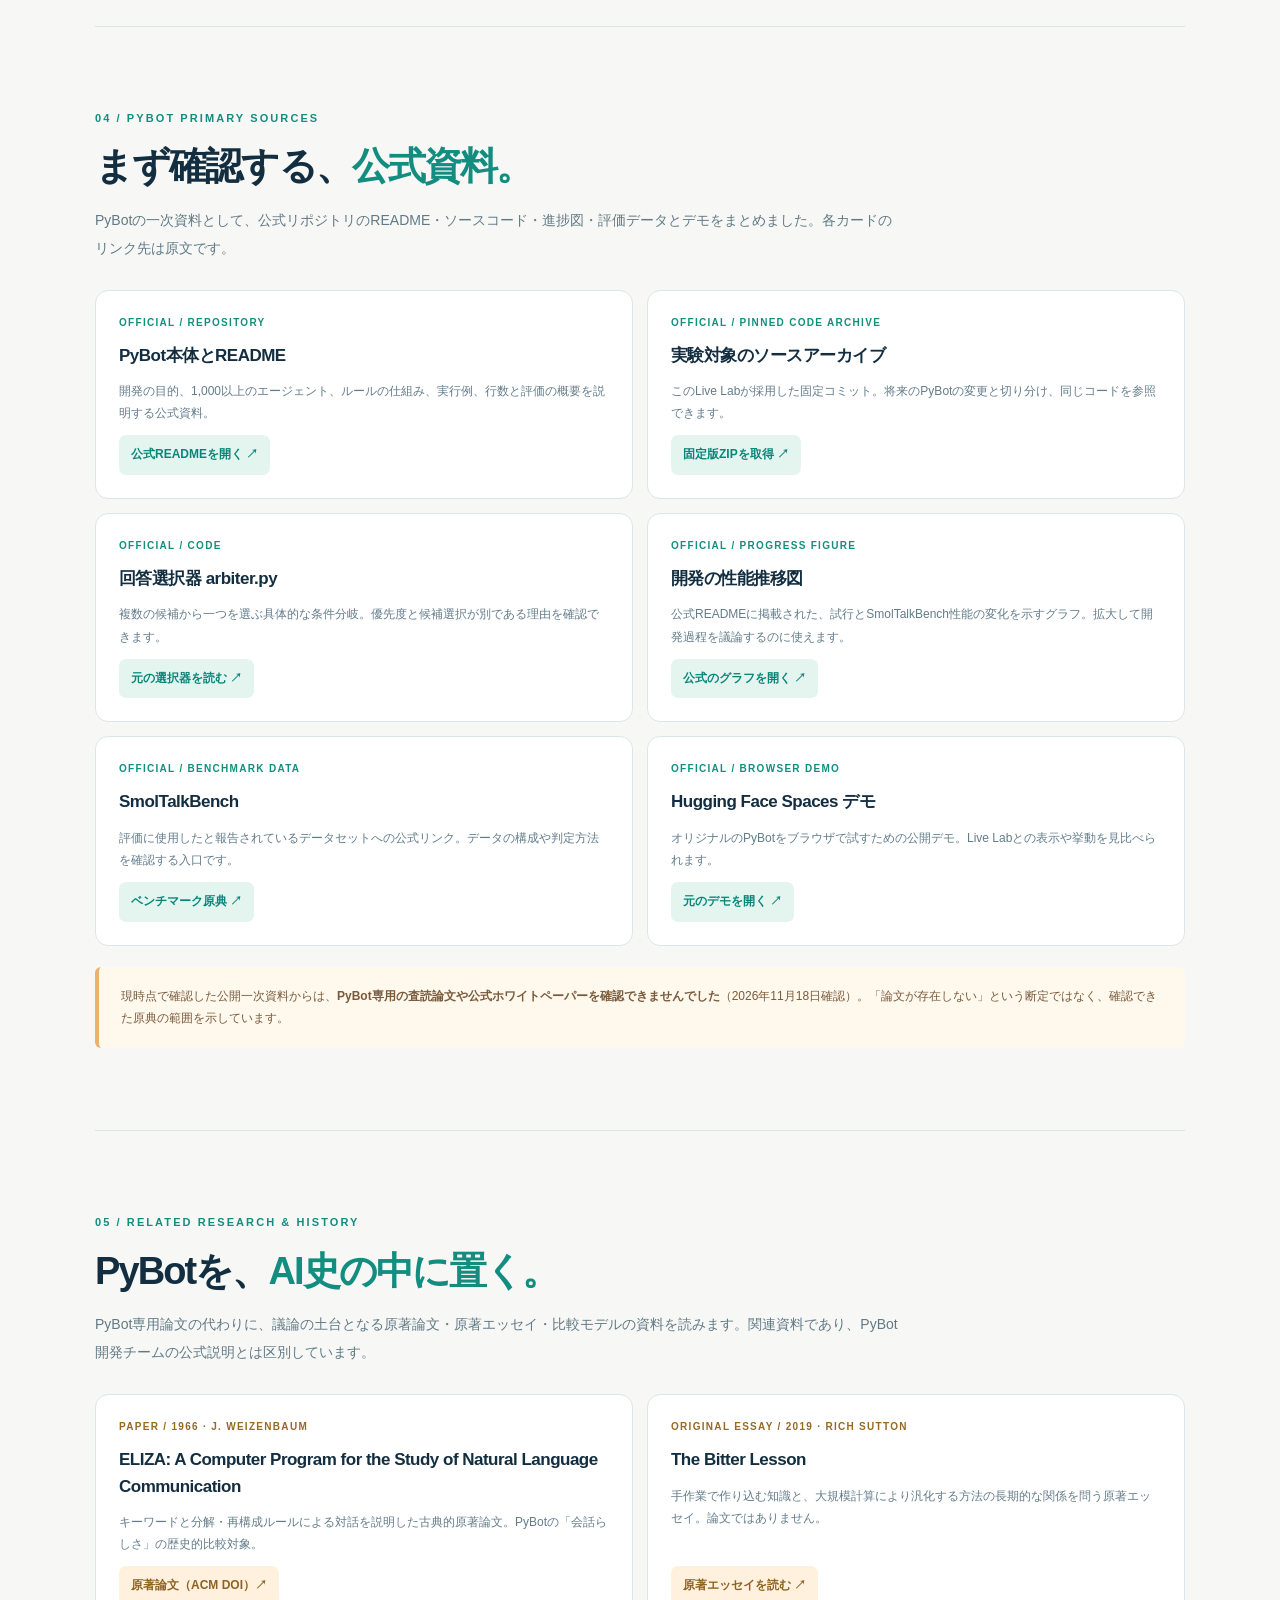
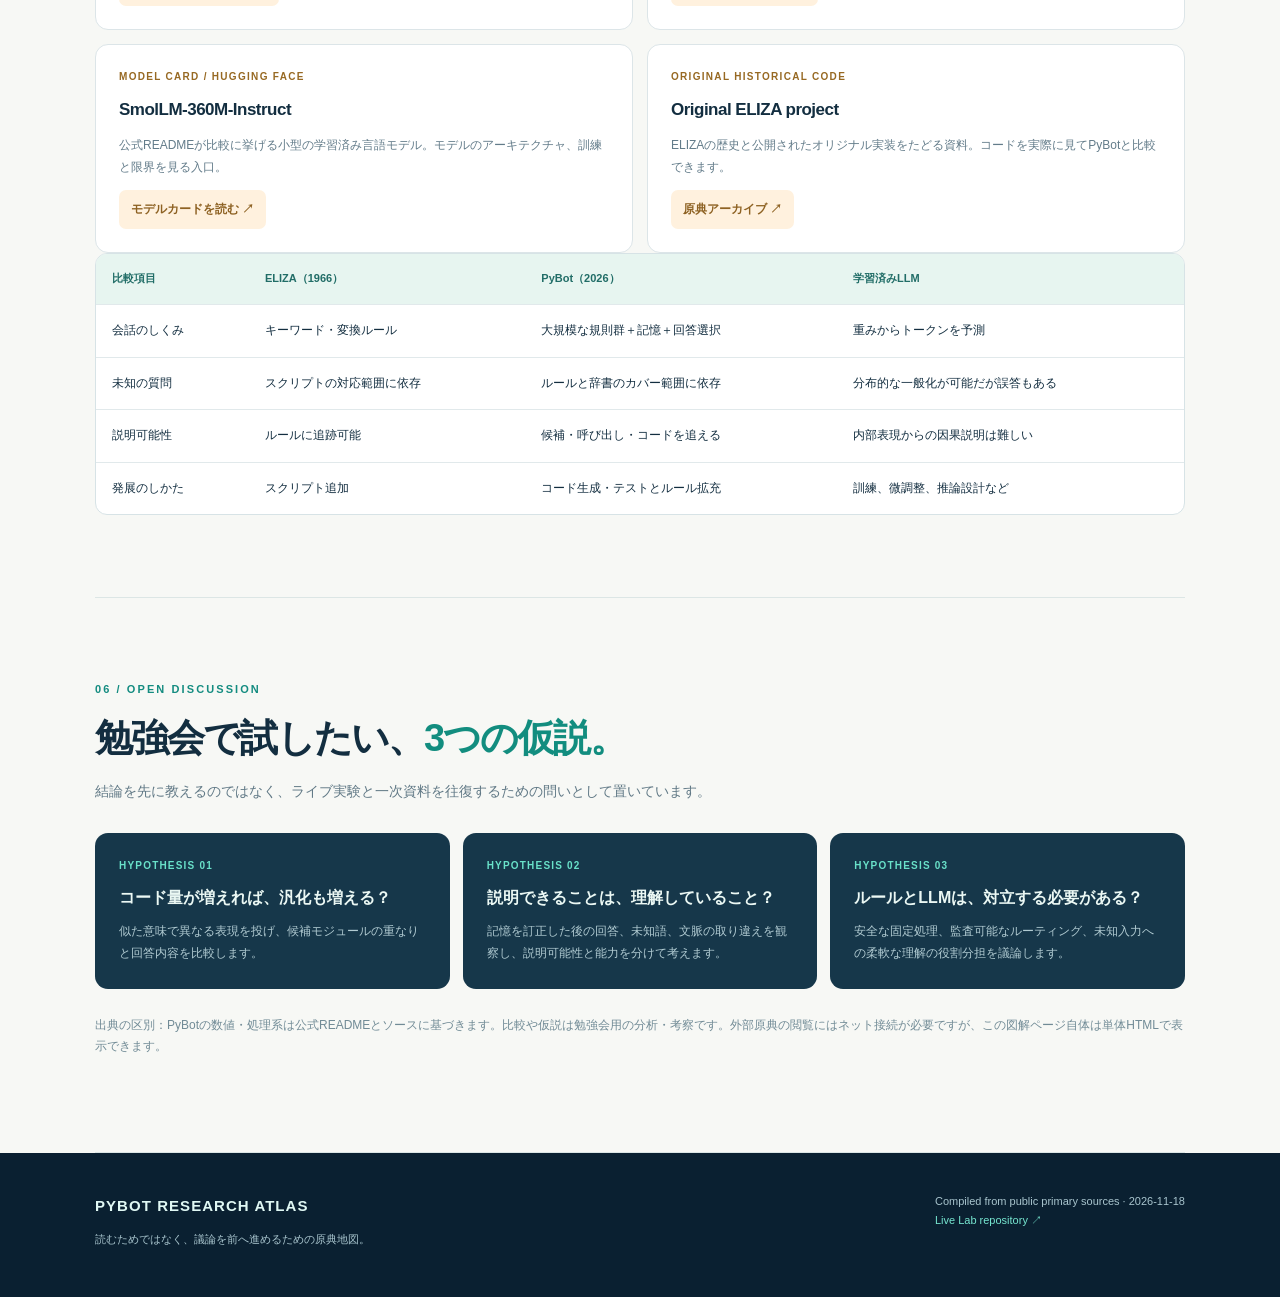
<file: docs/RESEARCH.html>
<!doctype html>
<html lang="ja">
<head>
<meta charset="utf-8"><meta name="viewport" content="width=device-width,initial-scale=1">
<title>PyBot Research Atlas | 原典としくみの図解</title>
<meta name="description" content="PyBotの一次資料、内部構造、評価方法、ELIZAとBitter Lessonを図解する勉強会資料。">
<style>
:root{--ink:#132e40;--navy:#0a2031;--navy2:#173b4d;--paper:#f7f8f5;--white:#fff;--teal:#38ccb0;--muted:#617986;--line:#dce6e5;--amber:#ffc88a}
*{box-sizing:border-box}html{scroll-behavior:smooth}body{margin:0;background:var(--paper);font-family:-apple-system,BlinkMacSystemFont,"Hiragino Kaku Gothic ProN","Yu Gothic","Segoe UI",sans-serif;color:var(--ink);line-height:1.8;font-size:14px;-webkit-font-smoothing:antialiased}a{color:#0a8678;text-underline-offset:3px}.wrap{max-width:1170px;margin:auto;padding:0 40px}
header{background:radial-gradient(ellipse at 85% -10%,#245663,transparent 48%),var(--navy);color:#edfffa}
.top{padding:22px 0;border-bottom:1px solid #2b4e5c;display:flex;align-items:center;justify-content:space-between}
.brand{font-size:14px;font-weight:900;letter-spacing:.1em}.brand span{color:#64dfc8}.meta{font-size:10px;letter-spacing:.1em;color:#99b9c5;font-weight:750}
.hero{padding:74px 0 86px;display:grid;grid-template-columns:1.07fr .93fr;gap:63px;align-items:center}
.kicker{color:#68e4d1;font-size:11px;letter-spacing:.2em;font-weight:900}
.hero h1{font-size:clamp(35px,4.7vw,55px);line-height:1.38;letter-spacing:-.06em;margin:22px 0 18px}
.hero h1 em{color:#79e6ce;font-style:normal}
.hero p{color:#b6cdda;line-height:2;font-size:14px}
.hero-actions{display:flex;gap:9px;flex-wrap:wrap;margin-top:26px}
.hero-actions a{display:inline-block;text-decoration:none;border-radius:9px;padding:11px 16px;font-weight:850;font-size:12px;color:#d8fff4;background:#245063;border:1px solid #477c83}
.hero-actions a:first-child{background:#68e0c9;color:#10313b;border:0}
.metrics{display:grid;grid-template-columns:1fr 1fr;gap:12px}
.metric{border:1px solid #3b6070;background:#1b3547;border-radius:13px;padding:23px 22px}
.metric b{font-size:38px;letter-spacing:-.06em;display:block;line-height:1.1;color:white}
.metric small{font-size:10px;color:#86b7c1;letter-spacing:.1em;display:block;margin-top:14px}
.metric:last-child b{color:#6be7cf}
.nav{background:#fff;position:sticky;top:0;border-bottom:1px solid var(--line);z-index:10}
.nav .wrap{display:flex;gap:28px;overflow-x:auto}.nav a{padding:15px 0;text-decoration:none;font-size:12px;font-weight:800;white-space:nowrap;color:#4f7280}.nav a:hover{color:#078a7c}
section{padding:82px 0;border-bottom:1px solid var(--line);scroll-margin-top:48px}
.eyebrow{font-size:11px;letter-spacing:.19em;color:#148c80;font-weight:900;margin-bottom:12px}
h2{font-size:clamp(28px,3.3vw,38px);letter-spacing:-.05em;line-height:1.4;margin:0 0 12px}
h2 em{font-style:normal;color:#128d7f}.lead{max-width:810px;color:var(--muted);font-size:14px;line-height:2;margin:0 0 28px}
.origin-split{display:grid;grid-template-columns:1fr 1fr;gap:14px;align-items:stretch}
.origin-card{padding:30px;background:#fff;border:1px solid #d9e4e6;border-radius:14px;position:relative;overflow:hidden}
.origin-card.dark{background:#102f43;color:#fff;border-color:#30607a}
.origin-card .band{font-weight:900;font-size:10px;letter-spacing:.18em;color:#168b7d}
.origin-card.dark .band{color:#76e6d1}
.origin-card h3{font-size:21px;letter-spacing:-.04em;margin:10px 0 14px}
.origin-card p{font-size:12px;line-height:1.95;color:#536b79;margin:0}
.origin-card.dark p{color:#b4cad6}
.mini-flow{display:flex;align-items:center;gap:7px;margin:21px 0}
.mini-flow span{flex:1;text-align:center;background:#e6f6f1;border-radius:8px;padding:12px 6px;font-weight:900;font-size:11px;color:#126f68}
.mini-flow i{color:#22a895;font-style:normal}
.origin-card.dark .mini-flow span{background:#204f58;color:#a7fae8}
.contrast-note{margin-top:16px;background:#e8f6f0;color:#246b68;border-left:4px solid #31b8a3;border-radius:5px;padding:15px 18px;font-size:12px;line-height:1.9}
.pipeline{background:#112d3f;border-radius:17px;padding:28px;margin-top:22px;color:#e8f7f7}
.pipeline-label{font-size:11px;letter-spacing:.16em;color:#75e7ce;font-weight:850}
.pipe-track{display:grid;grid-template-columns:1fr 22px 1fr 22px 1fr 22px 1fr;align-items:center;gap:9px;margin-top:18px}
.pipe-node{border:1px solid #43747e;background:#1e4355;padding:19px 11px;border-radius:10px;text-align:center}
.pipe-node small{display:block;color:#8cdcca;letter-spacing:.14em;font-size:10px;font-weight:900}
.pipe-node strong{display:block;font-size:15px;margin:6px 0}
.pipe-node p{font-size:11px;color:#bad0db;margin:0;line-height:1.65}
.pipe-node.picked{background:#23574e;border-color:#4dd7b6}
.pipe-arrow{text-align:center;font-size:20px;color:#64e2ca}
.pipeline-explain{margin-top:21px;border-top:1px solid #3c6772;padding-top:13px;color:#b2c9d2;font-size:11px}
.composition{display:grid;grid-template-columns:1.1fr .9fr;gap:32px;margin-top:31px}
.composition-main{background:#fff;border:1px solid #dbe5e7;border-radius:13px;padding:26px}
.composition-main h3,.explain h3{font-size:17px;margin:0 0 14px}
.stackbar{display:flex;height:34px;border-radius:7px;overflow:hidden;background:#dce9e9}
.stackbar div:nth-child(1){width:4%;background:#5ac8d7}.stackbar div:nth-child(2){width:17%;background:#91a4ef}.stackbar div:nth-child(3){width:50%;background:#20ae99}.stackbar div:nth-child(4){width:16%;background:#d5a66d}.stackbar div:nth-child(5){width:13%;background:#537b97}
.legend{display:grid;grid-template-columns:1fr 1fr;gap:11px;margin-top:20px}
.legend div{display:flex;gap:8px;align-items:center;font-size:12px;color:#4c6776}
.legend i{width:11px;height:11px;display:inline-block;border-radius:3px;flex:0 0 11px}
.legend strong{font-size:11px;font-weight:900;color:#21485b;margin-left:auto}
.estimate{color:#899ba2;font-size:10px;margin:14px 0 0}
.explain{background:#e4f3ef;border-radius:13px;padding:25px 26px}
.explain p{font-size:12px;color:#4d706f;margin:10px 0}
.arrow-tip{display:flex;gap:8px;align-items:center;margin-top:16px;color:#166f67;font-size:12px;font-weight:800}
.benchmark-grid{display:grid;grid-template-columns:1fr 1fr;gap:20px}
.benchmark-card{background:#fff;border:1px solid #dae5e7;border-radius:14px;padding:28px}
.benchmark-card h3{font-size:16px;margin:0 0 15px}
.bench-result{display:flex;gap:12px;align-items:center}
.bench-result b{font-size:56px;line-height:1;color:#109887;letter-spacing:-.08em}
.bench-result span{color:#65818a;font-size:12px;max-width:190px}
.bench-axis{height:14px;border-radius:12px;background:#e4edec;overflow:hidden;margin:28px 0 10px}
.bench-axis i{display:block;width:26%;height:100%;background:#27b69f;border-radius:12px}
.bench-ticks{display:flex;justify-content:space-between;color:#7f969c;font-size:11px}
.small-p{font-size:12px;line-height:1.9;color:#5c7481}
.bench-points{display:grid;gap:12px}
.bench-points>div{padding:12px 15px;background:#eef5f2;border-radius:8px}
.bench-points strong{font-size:12px}.bench-points small{display:block;color:#617a82;font-size:11px;line-height:1.7}
.evidence-alert{margin:21px 0 0;padding:18px 22px;background:#fff8ed;border-left:4px solid #ecb16a;border-radius:6px;font-size:12px;color:#795b3c;line-height:1.9}
.cards{display:grid;grid-template-columns:repeat(2,minmax(0,1fr));gap:14px;margin-top:28px}
.source-card{border-radius:13px;background:#fff;border:1px solid #dce5e8;padding:23px;display:flex;flex-direction:column;gap:11px}
.source-card .type{font-size:10px;font-weight:900;color:#128f7e;letter-spacing:.13em}
.source-card h3{font-size:17px;line-height:1.55;margin:0;letter-spacing:-.03em}
.source-card p{font-size:12px;line-height:1.85;color:#637c8a;margin:0;flex:1}
.source-card a{font-size:12px;font-weight:900;text-decoration:none;align-self:flex-start;background:#e4f5f0;border-radius:7px;padding:9px 12px}
.source-card.paper .type{color:#976923}.source-card.paper a{background:#fff1de;color:#8e6223}
.table{overflow:auto;border-radius:12px;border:1px solid #d7e3e6;background:#fff}
table{width:100%;border-collapse:collapse;font-size:12px;text-align:left}
th,td{padding:15px 16px;border-bottom:1px solid #e1e9eb;vertical-align:top}
th{background:#e7f5f0;color:#216d67;font-size:11px}
tr:last-child td{border:0}
.question-cards{display:grid;grid-template-columns:repeat(3,minmax(0,1fr));gap:13px}
.question{background:#16374a;color:#ebf8f4;padding:24px;border-radius:13px}
.question b{display:block;color:#69e1c9;letter-spacing:.12em;font-size:10px}
.question h3{margin:11px 0;font-size:16px;line-height:1.5}
.question p{font-size:12px;color:#b1cbd2;margin:0}
.warn{font-size:12px;color:#718b96;margin-top:26px}
footer{background:var(--navy);color:#a9c5ce;padding:39px 0;font-size:11px}
footer .wrap{display:flex;justify-content:space-between;align-items:start;gap:15px}
footer b{color:#e0f8f4;font-size:15px;letter-spacing:.07em}
footer a{color:#76e6d0;text-decoration:none}
@media(max-width:950px){.wrap{padding:0 24px}.hero{gap:25px}.pipe-track{grid-template-columns:1fr 18px 1fr 18px 1fr 18px 1fr}.pipe-node{padding:13px 6px}.pipe-node strong{font-size:11px}}
@media(max-width:740px){.wrap{padding:0 16px}.hero{display:block;padding:48px 0}.hero h1{font-size:36px}.metrics{margin-top:28px}.metric{padding:18px}.metric b{font-size:29px}.nav .wrap{gap:20px}
section{padding:58px 0}h2{font-size:28px}.origin-split,.composition,.benchmark-grid,.cards,.question-cards{grid-template-columns:1fr}
.pipe-track{grid-template-columns:1fr;gap:8px}.pipe-arrow{transform:rotate(90deg)}.source-card{padding:19px}
.legend{grid-template-columns:1fr}.bench-result b{font-size:46px}footer .wrap{flex-direction:column}
}
@media(prefers-reduced-motion:reduce){html{scroll-behavior:auto}}
</style>
</head>
<body>
<header><div class="wrap"><div class="top"><div class="brand">PYBOT <span>RESEARCH ATLAS</span></div><div class="meta">PRIMARY SOURCES / 2026.11.18</div></div>
<div class="hero"><div><div class="kicker">A STUDY OF RULES, MEMORY &amp; GENERALIZATION</div><h1>AIが書いたルールは、<br><em>どこまで知能に近づく？</em></h1><p><strong style="color:#d6fff2">原典：Hugging Face が2026年11月に公開した PyBot（Apache-2.0）。</strong><br>この図解は作者による公式資料ではなく、公開ソースを学ぶための独立した解説です。</p><p>PyBotのソース、評価指標、歴史的論文をつなぐ図解ノート。ライブ実験で疑問が生まれたら、原典に立ち戻るための地図として使ってください。</p><div class="hero-actions"><a href="#architecture">仕組みを見る ↗</a><a href="#sources">原文資料へ ↗</a></div></div>
<div class="metrics"><div class="metric"><b>1,000+</b><small>開発したAIエージェント</small></div><div class="metric"><b>5,000+</b><small>開発・評価したバージョン</small></div><div class="metric"><b>640k</b><small>本体Python行数（概数）</small></div><div class="metric"><b>26%</b><small>SmolTalkBench勝率（公式報告）</small></div></div></div></div></header>
<div class="nav"><nav class="wrap" aria-label="研究ノート目次"><a href="#origin">誕生のしくみ</a><a href="#architecture">内部構造</a><a href="#benchmark">評価の読み方</a><a href="#sources">一次資料</a><a href="#compare">関連研究</a><a href="#questions">議論</a></nav></div>
<main class="wrap">
<section id="origin"><div class="eyebrow">01 / THE IMPORTANT DISTINCTION</div><h2>開発にはLLM。<em>実行にはLLMなし。</em></h2><p class="lead">PyBotは「AIを使わずに作られた」のではありません。AIエージェントたちが大量のPythonルールを書き、完成したプログラムはモデルの重みを使わずに会話を処理する、という実験です。</p>
<div class="origin-split"><article class="origin-card"><div class="band">DEVELOPMENT / AI WRITES RULES</div><h3>作ったとき</h3><div class="mini-flow"><span>AIエージェント群</span><i>→</i><span>ルールの生成・テスト</span><i>→</i><span>Pythonコード</span></div><p>1,000以上のエージェントが5,000以上のバージョンを作成・評価したとREADMEに記されています。開発工程にはAIモデルが関与しています。</p></article>
<article class="origin-card dark"><div class="band">INFERENCE / RULES EXECUTE</div><h3>使うとき</h3><div class="mini-flow"><span>ユーザー入力</span><i>→</i><span>Pythonの規則</span><i>→</i><span>回答</span></div><p>推論時は条件分岐、正規表現、知識辞書、メモリ、選択器を実行。トークン生成用のニューラルネットワークの重みは使用しません。</p></article></div>
<div class="contrast-note"><strong>Live Labの観察補助：</strong>日本語翻訳・音声文字起こし・動的関数マップはPyBot純正の機能ではありません。実行時のPyBotの回答・候補と、補助ツールが表示する解説・翻訳を必ず区別してください。</div>
<div class="contrast-note">問い：大量のルールを自動生成することは、ニューラルネットワークのパラメータを学習することと何が違うのでしょうか。どちらも大規模な探索ですが、実行時の表現・一般化・保守の性質は異なります。</div></section>
<section id="architecture"><div class="eyebrow">02 / SOURCE-CODE ARCHITECTURE</div><h2>「会話ができるように見える」<em>4つの段階</em></h2><p class="lead">公式リポジトリの <code>bot/runtime.py</code> に記された流れを図にしました。実際には多数のモジュールが回答候補を提出し、<code>arbiter.py</code> が一つを選びます。</p>
<div class="pipeline"><div class="pipeline-label">PYBOT RUNTIME · CONCEPTUAL FLOW</div><div class="pipe-track">
<div class="pipe-node"><small>01 / OBSERVE</small><strong>入力を観察</strong><p>文脈・名前などを記憶</p></div><div class="pipe-arrow">→</div>
<div class="pipe-node"><small>02 / RESPOND</small><strong>候補を作る</strong><p>複数モジュールが返信案を出す</p></div><div class="pipe-arrow">→</div>
<div class="pipe-node picked"><small>03 / ARBITER</small><strong>一つを選ぶ</strong><p>優先度、文脈などの規則で選択</p></div><div class="pipe-arrow">→</div>
<div class="pipe-node"><small>04 / AFTER</small><strong>返答と更新</strong><p>回答を返し会話履歴を記録</p></div>
</div><div class="pipeline-explain">候補ごとのメモリはコピーされ、採択されなかった候補の変更は引き継がれません。ここがルールの競合を扱う大切な設計ポイントです。</div></div>
<div class="composition"><div class="composition-main"><h3>コード規模の構成（公式READMEの概数）</h3><div class="stackbar" role="img" aria-label="理解約4%、記憶17%、知識50%、回答構成16%、回答モジュール13%"><div></div><div></div><div></div><div></div><div></div></div>
<div class="legend"><div><i style="background:#5ac8d7"></i>理解エンジン <strong>約25k行</strong></div><div><i style="background:#91a4ef"></i>メモリ <strong>約109k行</strong></div><div><i style="background:#20ae99"></i>知識辞書 <strong>約317k行</strong></div><div><i style="background:#d5a66d"></i>回答の組立 <strong>約104k行</strong></div><div><i style="background:#537b97"></i>モジュール <strong>約81k行</strong></div></div><p class="estimate">注：公式READMEの概数を合計した約636k行に対する丸めた構成比。正確な測定や性能寄与率ではありません。</p></div>
<aside class="explain"><h3>なぜ「知識」が大きい？</h3><p>知識を学習済みの重みに圧縮する代わりに、言語で記述された事実や対応規則をソースとして保持します。カバーできる状況は増やせても、知らない表現への汎化とは別問題です。</p><div class="arrow-tip">→ <a href="https://github.com/huggingface/pybot/blob/7d63c7fbebb44c7e466e5c8b5c1f341ab767929e/bot/runtime.py" target="_blank" rel="noopener">オリジナルの実行エンジンを読む</a></div></aside></div></section>
<section id="benchmark"><div class="eyebrow">03 / READING THE EVIDENCE</div><h2>勝率26%は、<em>何を意味する？</em></h2><p class="lead">PyBot公式READMEは、SmolTalkBenchにおける回答の勝率が0%から26%へ向上し、SmolLM-360M-Instructと同程度になったと報告しています。これは汎用推論力が同等という意味ではありません。</p>
<div class="benchmark-grid"><div class="benchmark-card"><h3>報告された到達値</h3><div class="bench-result"><b>26%</b><span>SmolTalkBenchでLLM判定器により比較したときの勝率</span></div><div class="bench-axis"><i></i></div><div class="bench-ticks"><span>0%</span><span>26%（到達値）</span><span>100%</span></div><p class="small-p">※ これは26%という公表値を軸上に示したものです。未公開の経過点を補完して描いた成長曲線ではありません。</p></div>
<div class="benchmark-card"><h3>見落としやすい3つの点</h3><div class="bench-points"><div><strong>① 評価するモデルが別にいる</strong><small>LLM judgeが参照回答とPyBotの回答を比較する設定です。</small></div><div><strong>② 対象は会話タスク</strong><small>未知の専門概念や複雑な推論、長い推論過程全般の性能を示しません。</small></div><div><strong>③ 比較対象は小型モデル</strong><small>SmolLM-360M-Instructとの比較は、最新の大規模LLMとの同等性を意味しません。</small></div></div></div></div>
<div class="evidence-alert"><strong>科学的に確かめたい点：</strong> ベンチマークの設問分布、参照回答、判定器の系統誤差、開発中に似た質問へ最適化していないかを確認しましょう。評価データへのリンクは下にまとめています。</div></section>
<section id="sources"><div class="eyebrow">04 / PYBOT PRIMARY SOURCES</div><h2>まず確認する、<em>公式資料。</em></h2><p class="lead">PyBotの一次資料として、公式リポジトリのREADME・ソースコード・進捗図・評価データとデモをまとめました。各カードのリンク先は原文です。</p>
<div class="cards">
<article class="source-card"><span class="type">OFFICIAL / REPOSITORY</span><h3>PyBot本体とREADME</h3><p>開発の目的、1,000以上のエージェント、ルールの仕組み、実行例、行数と評価の概要を説明する公式資料。</p><a href="https://github.com/huggingface/pybot" target="_blank" rel="noopener">公式READMEを開く ↗</a></article>
<article class="source-card"><span class="type">OFFICIAL / PINNED CODE ARCHIVE</span><h3>実験対象のソースアーカイブ</h3><p>このLive Labが採用した固定コミット。将来のPyBotの変更と切り分け、同じコードを参照できます。</p><a href="https://github.com/huggingface/pybot/archive/7d63c7fbebb44c7e466e5c8b5c1f341ab767929e.zip" target="_blank" rel="noopener">固定版ZIPを取得 ↗</a></article>
<article class="source-card"><span class="type">OFFICIAL / CODE</span><h3>回答選択器 arbiter.py</h3><p>複数の候補から一つを選ぶ具体的な条件分岐。優先度と候補選択が別である理由を確認できます。</p><a href="https://github.com/huggingface/pybot/blob/7d63c7fbebb44c7e466e5c8b5c1f341ab767929e/bot/modules/arbiter.py" target="_blank" rel="noopener">元の選択器を読む ↗</a></article>
<article class="source-card"><span class="type">OFFICIAL / PROGRESS FIGURE</span><h3>開発の性能推移図</h3><p>公式READMEに掲載された、試行とSmolTalkBench性能の変化を示すグラフ。拡大して開発過程を議論するのに使えます。</p><a href="https://github.com/huggingface/pybot/blob/main/assets/progress.png" target="_blank" rel="noopener">公式のグラフを開く ↗</a></article>
<article class="source-card"><span class="type">OFFICIAL / BENCHMARK DATA</span><h3>SmolTalkBench</h3><p>評価に使用したと報告されているデータセットへの公式リンク。データの構成や判定方法を確認する入口です。</p><a href="https://huggingface.co/datasets/HuggingFaceSwarms/SmolTalkBench" target="_blank" rel="noopener">ベンチマーク原典 ↗</a></article>
<article class="source-card"><span class="type">OFFICIAL / BROWSER DEMO</span><h3>Hugging Face Spaces デモ</h3><p>オリジナルのPyBotをブラウザで試すための公開デモ。Live Labとの表示や挙動を見比べられます。</p><a href="https://huggingface.co/spaces/HuggingFaceSwarms/PyBot" target="_blank" rel="noopener">元のデモを開く ↗</a></article></div>
<div class="evidence-alert">現時点で確認した公開一次資料からは、<strong>PyBot専用の査読論文や公式ホワイトペーパーを確認できませんでした</strong>（2026年11月18日確認）。「論文が存在しない」という断定ではなく、確認できた原典の範囲を示しています。</div></section>
<section id="compare"><div class="eyebrow">05 / RELATED RESEARCH &amp; HISTORY</div><h2>PyBotを、<em>AI史の中に置く。</em></h2><p class="lead">PyBot専用論文の代わりに、議論の土台となる原著論文・原著エッセイ・比較モデルの資料を読みます。関連資料であり、PyBot開発チームの公式説明とは区別しています。</p>
<div class="cards">
<article class="source-card paper"><span class="type">PAPER / 1966 · J. WEIZENBAUM</span><h3>ELIZA: A Computer Program for the Study of Natural Language Communication</h3><p>キーワードと分解・再構成ルールによる対話を説明した古典的原著論文。PyBotの「会話らしさ」の歴史的比較対象。</p><a href="https://doi.org/10.1145/365153.365168" target="_blank" rel="noopener">原著論文（ACM DOI）↗</a></article>
<article class="source-card paper"><span class="type">ORIGINAL ESSAY / 2019 · RICH SUTTON</span><h3>The Bitter Lesson</h3><p>手作業で作り込む知識と、大規模計算により汎化する方法の長期的な関係を問う原著エッセイ。論文ではありません。</p><a href="https://bitterlesson.org/" target="_blank" rel="noopener">原著エッセイを読む ↗</a></article>
<article class="source-card paper"><span class="type">MODEL CARD / HUGGING FACE</span><h3>SmolLM-360M-Instruct</h3><p>公式READMEが比較に挙げる小型の学習済み言語モデル。モデルのアーキテクチャ、訓練と限界を見る入口。</p><a href="https://huggingface.co/HuggingFaceTB/SmolLM-360M-Instruct" target="_blank" rel="noopener">モデルカードを読む ↗</a></article>
<article class="source-card paper"><span class="type">ORIGINAL HISTORICAL CODE</span><h3>Original ELIZA project</h3><p>ELIZAの歴史と公開されたオリジナル実装をたどる資料。コードを実際に見てPyBotと比較できます。</p><a href="https://elizagen.org/original-eliza.html" target="_blank" rel="noopener">原典アーカイブ ↗</a></article>
</div>
<div class="table"><table><thead><tr><th>比較項目</th><th>ELIZA（1966）</th><th>PyBot（2026）</th><th>学習済みLLM</th></tr></thead><tbody>
<tr><td>会話のしくみ</td><td>キーワード・変換ルール</td><td>大規模な規則群＋記憶＋回答選択</td><td>重みからトークンを予測</td></tr>
<tr><td>未知の質問</td><td>スクリプトの対応範囲に依存</td><td>ルールと辞書のカバー範囲に依存</td><td>分布的な一般化が可能だが誤答もある</td></tr>
<tr><td>説明可能性</td><td>ルールに追跡可能</td><td>候補・呼び出し・コードを追える</td><td>内部表現からの因果説明は難しい</td></tr>
<tr><td>発展のしかた</td><td>スクリプト追加</td><td>コード生成・テストとルール拡充</td><td>訓練、微調整、推論設計など</td></tr>
</tbody></table></div></section>
<section id="questions"><div class="eyebrow">06 / OPEN DISCUSSION</div><h2>勉強会で試したい、<em>3つの仮説。</em></h2><p class="lead">結論を先に教えるのではなく、ライブ実験と一次資料を往復するための問いとして置いています。</p>
<div class="question-cards"><div class="question"><b>HYPOTHESIS 01</b><h3>コード量が増えれば、汎化も増える？</h3><p>似た意味で異なる表現を投げ、候補モジュールの重なりと回答内容を比較します。</p></div><div class="question"><b>HYPOTHESIS 02</b><h3>説明できることは、理解していること？</h3><p>記憶を訂正した後の回答、未知語、文脈の取り違えを観察し、説明可能性と能力を分けて考えます。</p></div><div class="question"><b>HYPOTHESIS 03</b><h3>ルールとLLMは、対立する必要がある？</h3><p>安全な固定処理、監査可能なルーティング、未知入力への柔軟な理解の役割分担を議論します。</p></div></div>
<p class="warn">出典の区別：PyBotの数値・処理系は公式READMEとソースに基づきます。比較や仮説は勉強会用の分析・考察です。外部原典の閲覧にはネット接続が必要ですが、この図解ページ自体は単体HTMLで表示できます。</p></section>
</main><footer><div class="wrap"><div><b>PYBOT RESEARCH ATLAS</b><p>読むためではなく、議論を前へ進めるための原典地図。</p></div><div>Compiled from public primary sources · 2026-11-18<br><a href="https://github.com/hirasunaryou/pybotDemo" target="_blank" rel="noopener">Live Lab repository ↗</a></div></div></footer>
</body></html>
</file>
